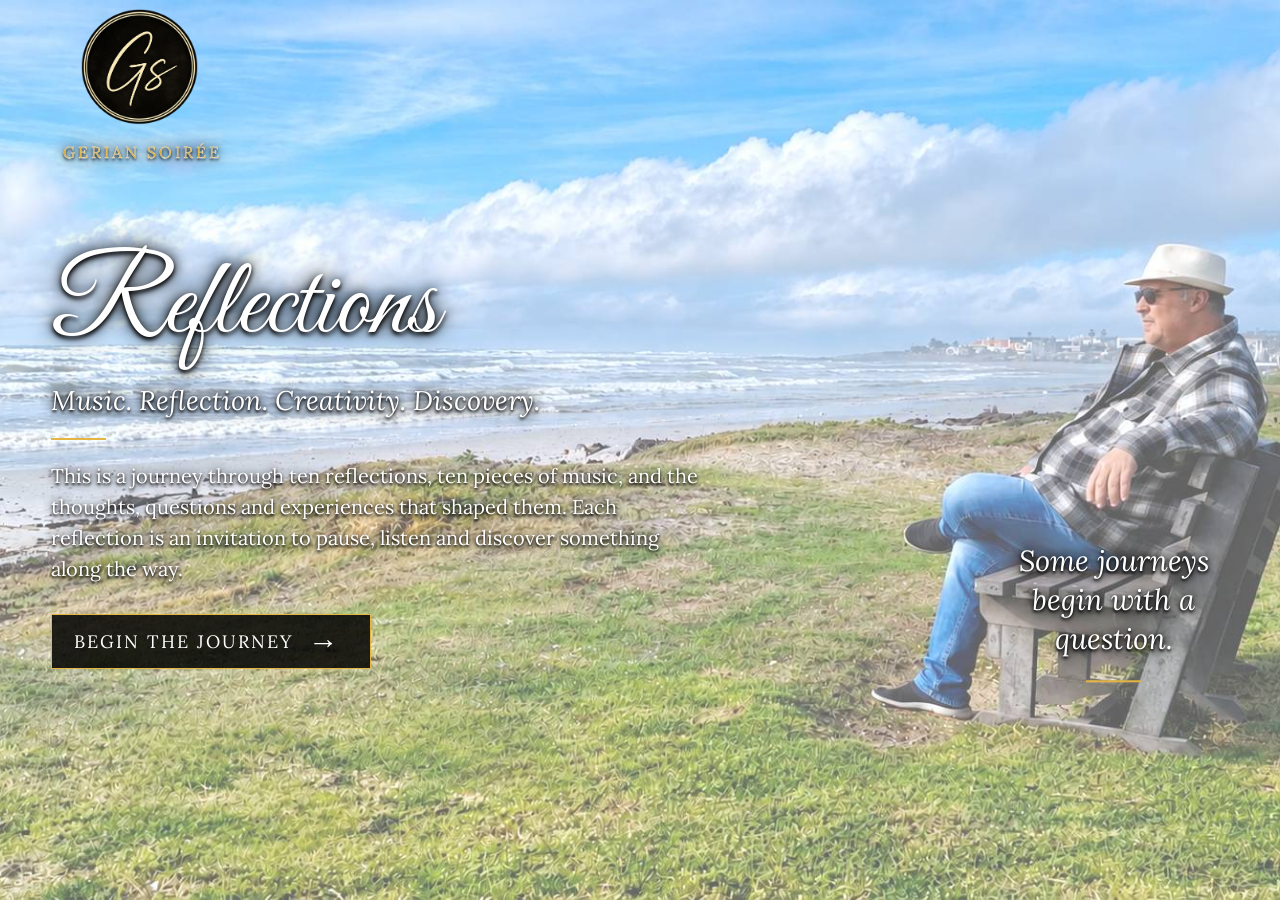
<file: index.html>
<!DOCTYPE html>
<html lang="en">

<head>
    <meta charset="UTF-8">
    <meta name="viewport" content="width=device-width, initial-scale=1.0">

    <title>Gerian Soirée | Reflections</title>

    <link rel="stylesheet" href="css/style.css">

    <style>

        /* =========================================
           GS REFLECTIONS
           LANDING PAGE
        ========================================= */

        .landing-page {
            position: relative;
            min-height: 100vh;
            width: 100%;
            overflow: hidden;

            background-image: url("images/Landing-Hero-Soft.jpg");
            background-size: cover;
            background-position: center center;
            background-repeat: no-repeat;

            color: #ffffff;
        }


        /* ---------- LANDING CONTENT ---------- */

        .landing-content {
            position: relative;
            z-index: 2;

            min-height: 100vh;

            display: flex;
            flex-direction: column;
            justify-content: flex-start;

            padding: 250px 4% 80px;
        }


        /* ---------- GS LOGO ---------- */

        .landing-logo-link {
            position: absolute;
            top: 5px;
            left: 6%;
            z-index: 10;
            display: block;
        }

        .landing-logo {
            display: block;
            width: 125px;
            height: 125px;
            object-fit: contain;
        }


        /* ---------- GERIAN SOIRÉE ---------- */

        .landing-name {
            position: absolute;
            top: 142px;
            left: 4.9%;

            font-family: 'Lora', Georgia, serif;
            font-size: 16px;
            font-weight: 400;
            letter-spacing: 3px;
            text-transform: uppercase;

            color: #dcae3d;

            text-shadow:
                0px 2px 3px rgba(0, 0, 0, 1),
                0px 0px 10px rgba(0, 0, 0, 0.95),
                0px 0px 20px rgba(0, 0, 0, 0.85);

            -webkit-text-stroke: 0.3px #ffffff;
        }


        /* ---------- MAIN TITLE ---------- */

        .landing-title {
            margin: 0;

            font-family: 'Great Vibes', cursive;
            font-size: 110px;
            font-weight: 400;
            font-style: normal;
            line-height: 1.05;

            color: #ffffff;

            text-shadow:
                0px 3px 4px rgba(0, 0, 0, 1),
                0px 0px 12px rgba(0, 0, 0, 0.95),
                0px 0px 25px rgba(0, 0, 0, 0.85);
        }


        /* ---------- SUBTITLE ---------- */

        .landing-subtitle {
            margin: 18px 0 0;

            font-family: 'Lora', Georgia, serif;
            font-size: 27px;
            font-weight: 400;
            font-style: italic;
            line-height: 1.2;

            color: #ffffff;

            text-shadow:
                0px 2px 3px rgba(0, 0, 0, 1),
                0px 0px 8px rgba(0, 0, 0, 1),
                0px 0px 16px rgba(0, 0, 0, 0.95);
        }


        /* ---------- GOLD DIVIDER ---------- */

        .landing-line {
            width: 55px;
            height: 2px;

            margin: 22px 0 20px;

            background: #e5b544;
        }


        /* ---------- INTRODUCTION ---------- */

        .landing-intro {
            max-width: 650px;

            margin: 0 0 30px;

            font-family: 'Lora', Georgia, serif;
            font-size: 20px;
            font-weight: 400;
            line-height: 1.55;

            color: #ffffff;

            text-shadow:
                0px 2px 3px rgba(0, 0, 0, 1),
                0px 0px 10px rgba(0, 0, 0, 1);
        }


        /* ---------- BEGIN THE JOURNEY ---------- */

        .landing-button {
            display: inline-flex;
            align-items: center;
            justify-content: space-between;

            width: 320px;
            max-width: 100%;

            padding: 15px 22px;

            border: 1px solid #e5b544;

            background: rgba(0, 0, 0, 0.85);

            color: #ffffff;

            font-family: 'Lora', Georgia, serif;
            font-size: 18px;
            font-weight: 400;
            letter-spacing: 2px;
            text-transform: uppercase;
            text-decoration: none;

            transition:
                color 0.25s ease,
                background 0.25s ease;
        }

        .landing-button:hover {
            color: #ffffff;
            background: rgba(0, 0, 0, 0.55);
        }

        .landing-button .nav-arrow {
            font-size: 30px;
            line-height: 0;
        }


        /* ---------- CLOSING QUOTE ---------- */

        .landing-quote {
            position: absolute;

            right: 4%;
            top: 68%;

            transform: translateY(-50%);

            z-index: 5;

            width: 18%;

            font-family: 'Lora', Georgia, serif;
            font-size: 29px;
            font-weight: 400;
            font-style: italic;
            line-height: 1.35;
            text-align: center;

            color: #ffffff;

            text-shadow:
                0px 2px 3px rgba(0, 0, 0, 1),
                0px 0px 8px rgba(0, 0, 0, 1),
                0px 0px 16px rgba(0, 0, 0, 0.95);
        }

        .landing-quote::after {
            content: "";

            display: block;

            width: 55px;
            height: 2px;

            margin: 22px auto 0;

            background: #e5b544;
        }


        /* ---------- RESPONSIVE ---------- */

        @media (max-width: 1100px) {

            .landing-content {
                padding-top: 210px;
            }

            .landing-title {
                font-size: 45px;
            }

            .landing-subtitle {
                font-size: 21px;
            }

            .landing-intro {
                font-size: 18px;

                text-shadow:
                    0 2px 3px rgba(0, 0, 0, 1),
                    0 0 10px rgba(0, 0, 0, 0.85);
            }

            .landing-quote {
                font-size: 23px;
            }
        }

    </style>

</head>


<body>

    <main class="landing-page">

        <!-- GS LOGO -->

        <a href="index.html" class="landing-logo-link">
            <img
                src="images/gslogo.png"
                alt="Gerian Soirée GS Logo"
                class="landing-logo"
            >
        </a>


        <!-- MAIN LANDING CONTENT -->

        <section class="landing-content">

            <div class="landing-name">
                GERIAN SOIRÉE
            </div>

            <h1 class="landing-title">
                Reflections
            </h1>

            <p class="landing-subtitle">
                Music. Reflection. Creativity. Discovery.
            </p>

            <div class="landing-line"></div>

            <p class="landing-intro">
                This is a journey through ten reflections, ten pieces of music,
                and the thoughts, questions and experiences that shaped them.
                Each reflection is an invitation to pause, listen and discover
                something along the way.
            </p>

            <a href="reflection-1.html" class="landing-button">
                <span>Begin the Journey</span>
                <span class="nav-arrow">→</span>
            </a>

        </section>


        <!-- CLOSING QUOTE -->

        <div class="landing-quote">
            Some journeys<br>
            begin with a question.
        </div>

    </main>

</body>

</html>
</file>
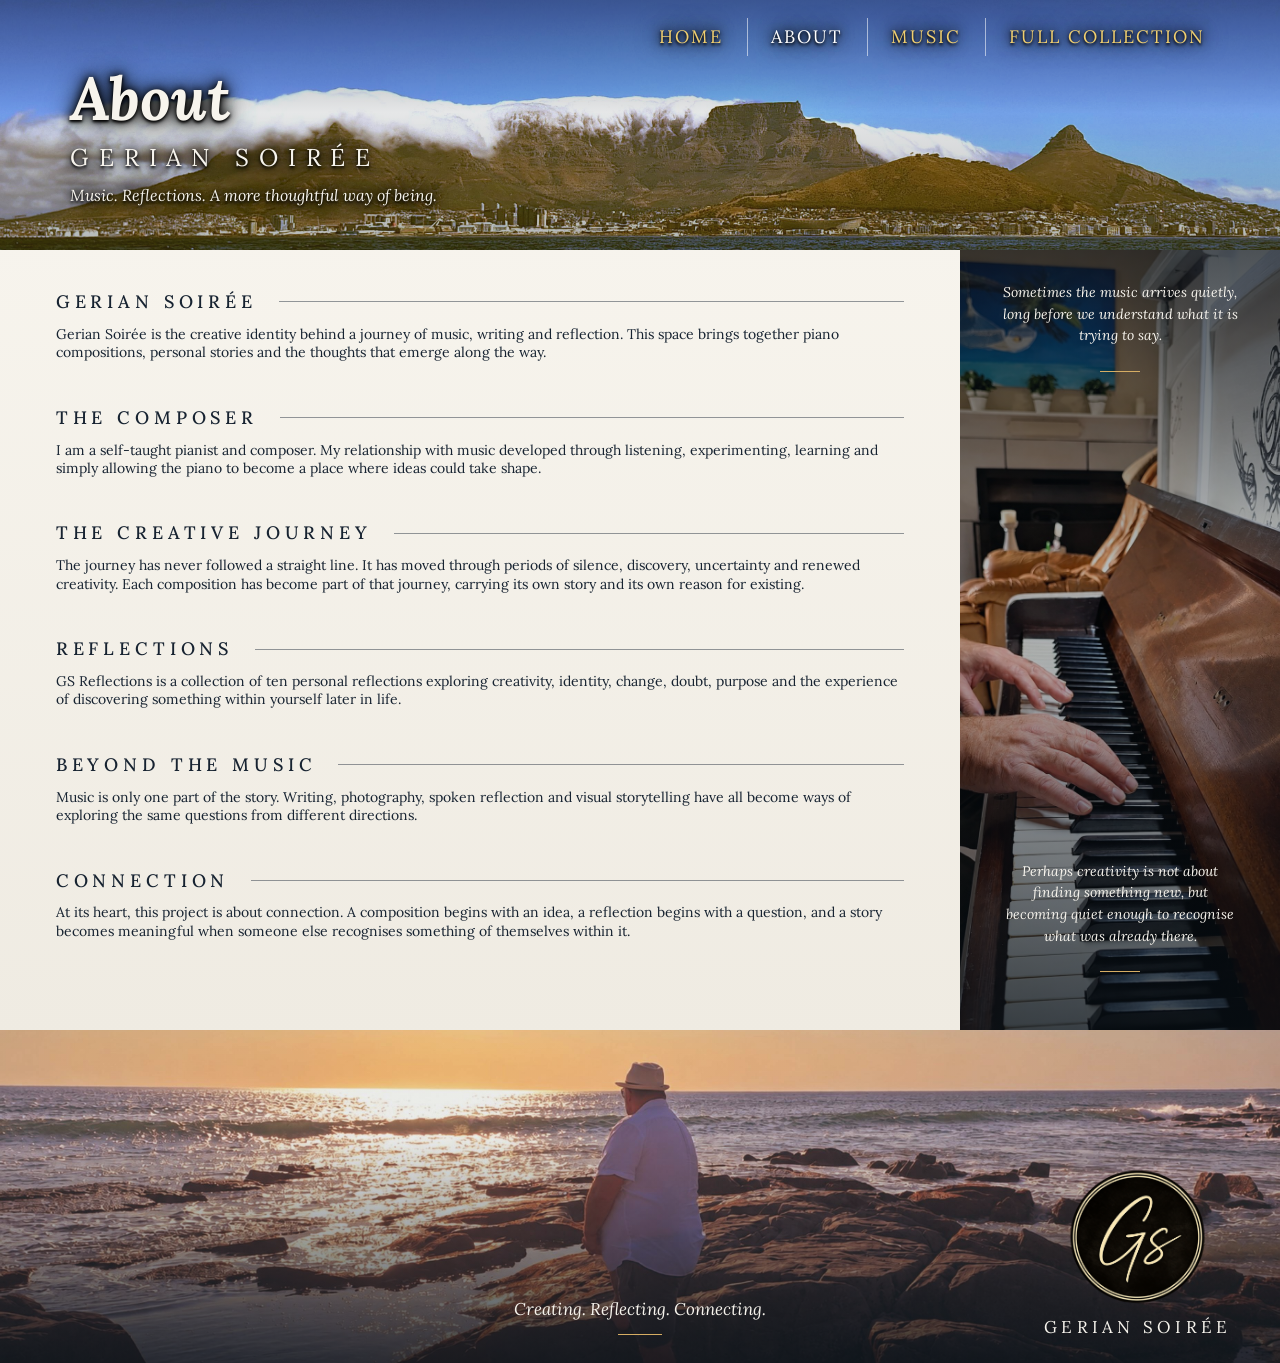
<file: about.html>
<!DOCTYPE html>
<html lang="en">

<head>
    <meta charset="UTF-8">
    <meta name="viewport" content="width=device-width, initial-scale=1.0">
    <meta name="description" content="About Gerian Soirée, composer, pianist and writer.">

    <title>About | Gerian Soirée</title>

    <link rel="stylesheet" href="css/about.css">
</head>

<body class="about-page">

    <!-- =====================================================
         MAIN ABOUT PAGE FRAME
         ===================================================== -->

    <main class="about-page-frame">

        <!-- =================================================
             NAVIGATION
             ================================================= -->

        <nav class="about-nav">

           <div class="about-nav-links">

                <a href="index.html">
                    Home
                </a>

                <a href="about.html" class="active">
                    About
                </a>

                <a href="music/">
                    Music
                </a>

                <a href="fullcollection.html">
                    Full Collection
                </a>

            </div>

        </nav>


        <!-- =================================================
             TOP HERO
             Table Mountain
             ================================================= -->

        <section class="about-hero">

            <img
                src="images/About-table-mountain.jpg"
                alt="Table Mountain"
                class="about-hero-image"
            >

            <div class="about-hero-content">

                <h1 class="about-hero-title">
                    About
                </h1>

                <p class="about-hero-name">
                    Gerian Soirée
                </p>

                <p class="about-hero-tagline">
                    Music. Reflections. A more thoughtful way of being.
                </p>

            </div>

        </section>


        <!-- =================================================
             MIDDLE CONTENT AREA
             Beige scrolling panel + piano image
             ================================================= -->

        <section class="about-middle">


            <!-- =============================================
                 SCROLLING TEXT PANEL
                 ============================================= -->

            <article class="about-content">


                <!-- =========================================
                     SECTION 1
                     ========================================= -->

                <section class="about-section">

                    <h2 class="about-section-heading">
                        Gerian Soirée
                    </h2>

                    <p>
                        Gerian Soirée is the creative identity behind
                        a journey of music, writing and reflection.
                        This space brings together piano compositions,
                        personal stories and the thoughts that emerge
                        along the way.
                    </p>

                </section>


                <!-- =========================================
                     SECTION 2
                     ========================================= -->

                <section class="about-section">

                    <h2 class="about-section-heading">
                        The Composer
                    </h2>

                    <p>
                        I am a self-taught pianist and composer.
                        My relationship with music developed through
                        listening, experimenting, learning and simply
                        allowing the piano to become a place where ideas
                        could take shape.
                    </p>

                </section>


                <!-- =========================================
                     SECTION 3
                     ========================================= -->

                <section class="about-section">

                    <h2 class="about-section-heading">
                        The Creative Journey
                    </h2>

                    <p>
                        The journey has never followed a straight line.
                        It has moved through periods of silence,
                        discovery, uncertainty and renewed creativity.
                        Each composition has become part of that journey,
                        carrying its own story and its own reason for
                        existing.
                    </p>

                </section>


                <!-- =========================================
                     SECTION 4
                     ========================================= -->

                <section class="about-section">

                    <h2 class="about-section-heading">
                        Reflections
                    </h2>

                    <p>
                        GS Reflections is a collection of ten personal
                        reflections exploring creativity, identity,
                        change, doubt, purpose and the experience of
                        discovering something within yourself later
                        in life.
                    </p>

                </section>


                <!-- =========================================
                     SECTION 5
                     ========================================= -->

                <section class="about-section">

                    <h2 class="about-section-heading">
                        Beyond the Music
                    </h2>

                    <p>
                        Music is only one part of the story. Writing,
                        photography, spoken reflection and visual
                        storytelling have all become ways of exploring
                        the same questions from different directions.
                    </p>

                </section>


                <!-- =========================================
                     SECTION 6
                     ========================================= -->

                <section class="about-section">

                    <h2 class="about-section-heading">
                        Connection
                    </h2>

                    <p>
                        At its heart, this project is about connection.
                        A composition begins with an idea, a reflection
                        begins with a question, and a story becomes
                        meaningful when someone else recognises something
                        of themselves within it.
                    </p>

                </section>

            </article>


            <!-- =============================================
                 RIGHT-HAND PIANO PANEL
                 ============================================= -->

            <aside class="about-aside">

                <img
                    src="images/About-piano.jpg"
                    alt="Hands playing piano keys"
                    class="about-aside-image"
                >

                <div class="about-aside-content">

                    <blockquote class="about-quote">
                        Sometimes the music arrives quietly,
                        long before we understand what it is
                        trying to say.
                    </blockquote>


                    <blockquote class="about-quote">
                        Perhaps creativity is not about finding
                        something new, but becoming quiet enough
                        to recognise what was already there.
                    </blockquote>

                </div>

            </aside>

        </section>


        <!-- =================================================
             BOTTOM CLOSING IMAGE
             ================================================= -->

        <section class="about-closing">

            <img
                src="images/About-rocks.jpg"
                alt="Gerian Soirée standing beside the rocks"
                class="about-closing-image"
            >

            <div class="about-closing-content">

                <p class="about-closing-line">
                    Creating. Reflecting. Connecting.
                </p>

            </div>

            <div class="about-footer-brand">

                <div class="about-footer-logo">
                    <img
                        src="images/gslogo.png"
                        alt="Gerian Soirée GS logo"
                    >
                </div>

                <span class="about-footer-brand-name">
                    Gerian Soirée
                </span>
            

            </div>

        </section>

    </main>

</body>

</html>
</file>
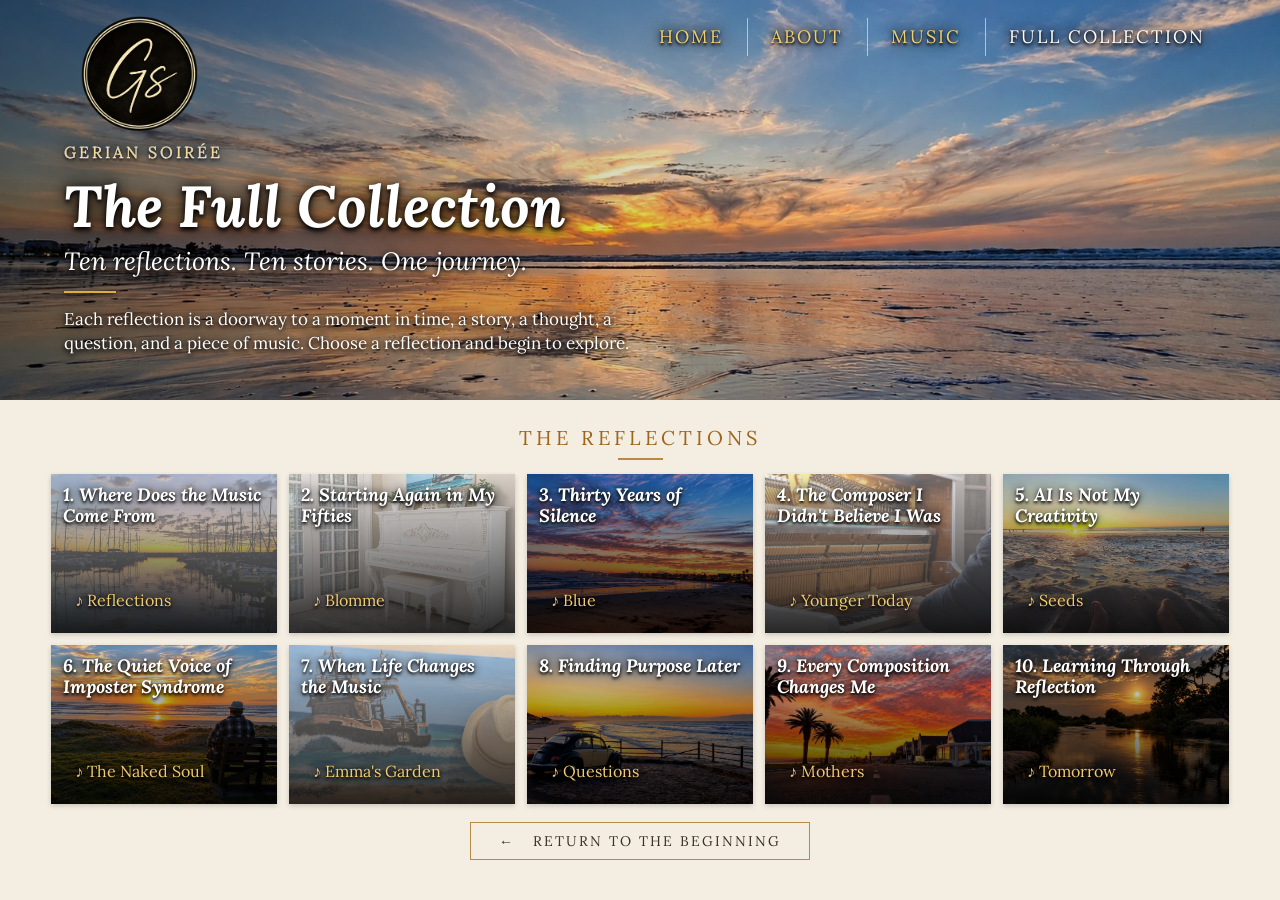
<file: fullcollection.html>
<!DOCTYPE html>
<html lang="en">

<head>

    <meta charset="UTF-8">

    <meta name="viewport" content="width=device-width, initial-scale=1.0">

    <title>The Full Collection | GS Reflections</title>

    <!-- Main stylesheet -->
    <link rel="stylesheet" href="css/style.css">

    <!-- Full Collection stylesheet -->
    <link rel="stylesheet" href="css/collection.css">

</head>


<body>

    <!-- =========================================
         FULL COLLECTION HERO
    ========================================== -->

    <header class="collection-hero">

        <img
            src="images/Hero-Image17.jpg"
            alt="Gerian Soirée Full Collection"
            class="collection-hero-image"
        >


        <!-- GS LOGO -->
        <a href="index.html" class="collection-logo-link">

            <img
                src="images/gslogo.png"
                alt="Gerian Soirée"
                class="collection-logo"
            >

        </a>


        <!-- ARTIST NAME -->
        <div class="collection-artist-name">
            GERIAN SOIRÉE
        </div>


        <!-- NAVIGATION -->
        <nav class="collection-navigation">

            <a href="index.html">HOME</a>

            <a href="about/index.html">ABOUT</a>

            <a href="music/index.html">MUSIC</a>

            <a href="fullcollection.html" class="active">
                FULL COLLECTION
            </a>

        </nav>


        <!-- HERO CONTENT -->
        <div class="collection-hero-content">

            <h1>
                The Full Collection
            </h1>

            <p class="collection-subheading">
                Ten reflections. Ten stories. One journey.
            </p>

            <div class="collection-divider"></div>

            <p class="collection-intro">
                Each reflection is a doorway to a moment in time,
                a story, a thought, a question, and a piece of music.
                Choose a reflection and begin to explore.
            </p>

        </div>

    </header>


    <!-- =========================================
         REFLECTION COLLECTION
    ========================================== -->

    <main class="collection-content">

        <div class="collection-heading">

            <h2>
                THE REFLECTIONS
            </h2>

            <div class="collection-heading-line"></div>

        </div>


        <!-- =====================================
             REFLECTION GRID
        ====================================== -->

        <section class="reflection-grid">


            <!-- REFLECTION 1 -->
            <a
                href="reflection-1.html"
                class="reflection-card"
            >

                <img
                    src="images/Reflection1-Hero.jpg"
                    alt="Reflection 1: Where Does the Music Come From?"
                >

              <div class="reflection-card-overlay">

                    <h3>
                        1. Where Does the Music Come   From
                    </h3>

                    <div class="reflection-card-music">
                        ♪ Reflections
                    </div>

                </div>

            </a>


            <!-- REFLECTION 2 -->
            <a
                href="reflection-2.html"
                class="reflection-card"
            >

                <img
                    src="images/Reflection2-Hero.jpg"
                    alt="Reflection 2: Starting Again in My Fifties"
                >

                <div class="reflection-card-overlay">

                    <h3>
                        2. Starting Again in My Fifties
                    </h3>

                    <div class="reflection-card-music">
                        ♪ Blomme
                    </div>

                </div>

            </a>


            <!-- REFLECTION 3 -->
            <a
                href="reflection-3.html"
                class="reflection-card"
            >

                <img
                    src="images/Reflection3-Hero.jpg"
                    alt="Reflection 3: 30 Years of Silence"
                >

                <div class="reflection-card-overlay">

                    <h3>
                        3. Thirty Years of Silence
                    </h3>
                    
                    <div class="reflection-card-music">
                        ♪ Blue
                    </div>

                </div>

            </a>


            <!-- REFLECTION 4 -->
            <a
                href="reflection-4.html"
                class="reflection-card"
            >

                <img
                    src="images/Reflection4-Hero.jpg"
                    alt="Reflection 4: The Composer I Didn't Believe I Was"
                >

                <div class="reflection-card-overlay">

                    <h3>
                        4. The Composer I Didn't Believe I Was
                    </h3>
                    
                    <div class="reflection-card-music">
                        ♪ Younger Today
                    </div>

                </div>

            </a>


            <!-- REFLECTION 5 -->
            <a
                href="reflection-5.html"
                class="reflection-card"
            >

                <img
                    src="images/Reflection5-Hero.jpg"
                    alt="Reflection 5: AI Is Not My Creativity"
                >

                <div class="reflection-card-overlay">

                    <h3>
                        5. AI Is Not My Creativity
                    </h3>
                    
                    <div class="reflection-card-music">
                        ♪ Seeds
                    </div>

                </div>

            </a>


            <!-- REFLECTION 6 -->
            <a
                href="reflection-6.html"
                class="reflection-card"
            >

                <img
                    src="images/Reflection6-Hero.jpg"
                    alt="Reflection 6: The Quiet Voice of Imposter Syndrome"
                >

                <div class="reflection-card-overlay">

                    <h3>
                        6. The Quiet Voice of Imposter Syndrome
                    </h3>
                    
                    <div class="reflection-card-music">
                        ♪ The Naked Soul
                    </div>

                </div>

            </a>


            <!-- REFLECTION 7 -->
            <a
                href="reflection-7.html"
                class="reflection-card"
            >

                <img
                    src="images/Reflection7-Hero.jpg"
                    alt="Reflection 7: When Life Changes the Music"
                >

                <div class="reflection-card-overlay">

                    <h3>
                        7. When Life Changes the Music
                    </h3>
                    
                    <div class="reflection-card-music">
                        ♪ Emma's Garden
                    </div>

                </div>

            </a>


            <!-- REFLECTION 8 -->
            <a
                href="reflection-8.html"
                class="reflection-card"
            >

                <img
                    src="images/Reflection8-Hero.jpg"
                    alt="Reflection 8: Finding Purpose Later"
                >

                <div class="reflection-card-overlay">

                    <h3>
                        8. Finding Purpose Later
                    </h3>
                    
                    <div class="reflection-card-music">
                        ♪ Questions
                    </div>

                </div>

            </a>


            <!-- REFLECTION 9 -->
            <a
                href="reflection-9.html"
                class="reflection-card"
            >

                <img
                    src="images/Reflection9-Hero.jpg"
                    alt="Reflection 9: Every Composition Changes Me"
                >

                <div class="reflection-card-overlay">

                    <h3>
                        9. Every Composition Changes Me
                    </h3>
                    
                    <div class="reflection-card-music">
                        ♪ Mothers
                    </div>

                </div>

            </a>


            <!-- REFLECTION 10 -->
            <a
                href="reflection-10.html"
                class="reflection-card"
            >

                <img
                    src="images/Reflection10-Hero.jpg"
                    alt="Reflection 10: Learning Through Reflection"
                >

                <div class="reflection-card-overlay">

                    <h3>
                        10. Learning Through Reflection
                    </h3>
                    
                    <div class="reflection-card-music">
                        ♪ Tomorrow
                    </div>

                </div>

            </a>


        </section>


        <!-- RETURN TO BEGINNING -->

        <div class="collection-return">

            <a href="index.html">
                ← &nbsp; RETURN TO THE BEGINNING
            </a>

        </div>

    </main>


    <script src="js/script.js"></script>

</body>

</html>
</file>
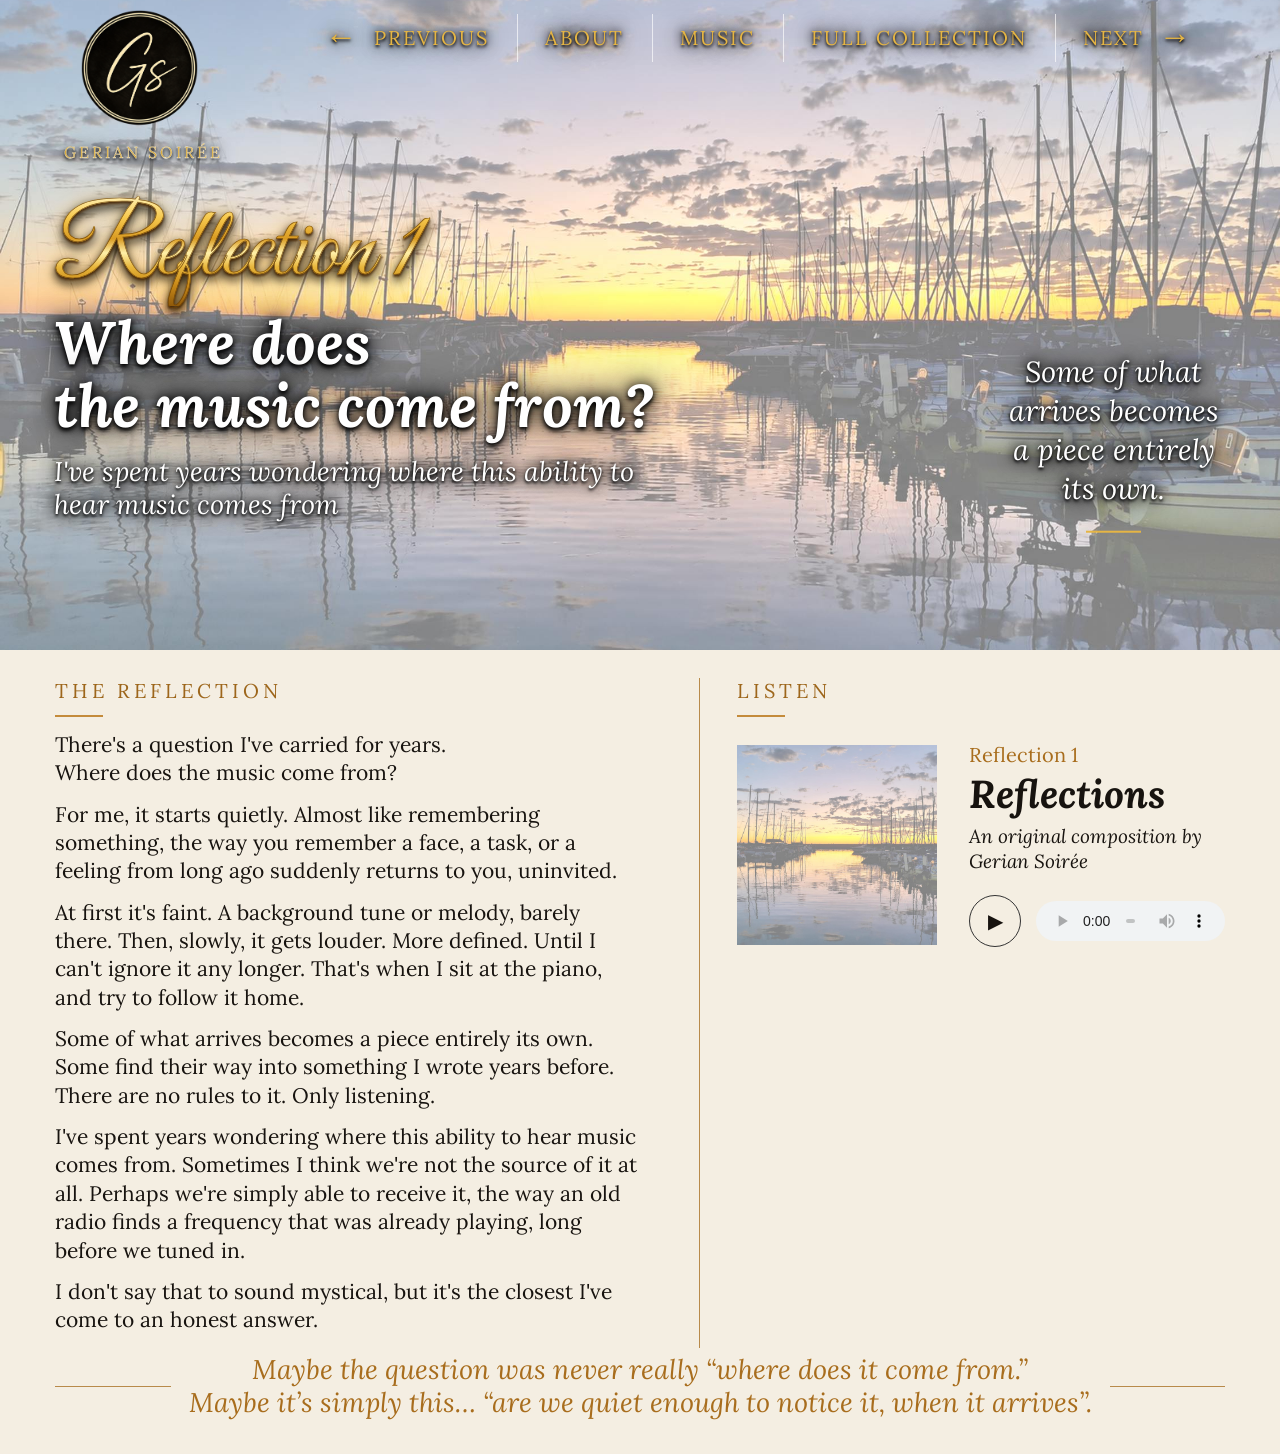
<file: reflection-1.html>
<!DOCTYPE html>
<html lang="en">

<head>
    <meta charset="UTF-8">
    <meta name="viewport" content="width=device-width, initial-scale=1.0">

    <title>Reflection 1 | Where Does the Music Come From? | Gerian Soirée</title>

    <link rel="stylesheet" href="css/style.css">
</head>

<body>

    <!-- ==============================
         HERO SECTION
    =============================== -->

    <header class="reflection-hero">

        <!-- GS LOGO -->
        <a href="index.html" class="gs-logo-link">
            <img src="images/gslogo.png" alt="Gerian Soirée GS Logo" class="gs-logo">
        </a>

        <!-- GERIAN SOIRÉE -->
        <div class="gerian-soiree-name">
            GERIAN SOIRÉE
        </div>

        <!-- NAVIGATION -->
        <nav class="reflection-navigation">

            <a href="index.html" class="nav-previous">
                <span class="nav-arrow">←</span> PREVIOUS
            </a>

            <a href="about.html">ABOUT</a>

            <a href="music/">MUSIC</a>

            <a href="fullcollection.html">
                FULL COLLECTION
            </a>

            <a href="reflection-2.html" class="nav-next">
                NEXT <span class="nav-arrow">→</span>
            </a>

        </nav>

        <!-- HERO IMAGE -->
        <img
            src="images/Reflection1-Hero.jpg"
            alt="Reflection 1 Hero Image"
            class="reflection-hero-image"
        >

        <!-- HERO TEXT -->
        <div class="reflection-hero-content">

            <div class="reflection-number">
                Reflection 1
            </div>

            <h1>
                Where does<br>
                the music come from?
            </h1>

            <p class="reflection-subheading">
                I've spent years wondering where this ability to hear music comes from
            </p>

        </div>

        <!-- HERO QUOTE -->
        <div class="hero-quote">
            Some of what<br>
            arrives becomes<br>
            a piece entirely<br>
            its own.
        </div>

    </header>


    <!-- ==============================
         MAIN CONTENT SECTION
    =============================== -->

    <main class="reflection-content">

        <!-- THE REFLECTION -->
        <section class="reflection-story">

            <h2>
                THE REFLECTION
            </h2>

            <div class="section-line"></div>

            <div class="reflection-body">

                <p>
                    There's a question I've carried for years.
                    <br>
                    Where does the music come from?
                </p>

                <p>
                    For me, it starts quietly. Almost like remembering something, the way you
                    remember a face, a task, or a feeling from long ago suddenly returns to you,
                    uninvited.
                </p>

                <p>
                    At first it's faint. A background tune or melody, barely there. Then, slowly,
                    it gets louder. More defined. Until I can't ignore it any longer. That's when I
                    sit at the piano, and try to follow it home.
                </p>

                <p>
                    Some of what arrives becomes a piece entirely its own. Some find their way into
                    something I wrote years before. There are no rules to it. Only listening.
                </p>

                <p>
                    I've spent years wondering where this ability to hear music comes from.
                    Sometimes I think we're not the source of it at all. Perhaps we're simply able
                    to receive it, the way an old radio finds a frequency that was already playing,
                    long before we tuned in.
                </p>

                <p>
                    I don't say that to sound mystical, but it's the closest I've come to an honest
                    answer.
                </p>

            </div>

        </section>


        <!-- ==============================
             LISTEN SECTION
        =============================== -->

        <section class="reflection-listen">

            <h2>
                LISTEN
            </h2>

            <div class="section-line"></div>

            <div class="music-panel">

                <!-- MUSIC ARTWORK -->
                <div class="music-artwork">
                    <img
                        src="images/Reflection1-Hero.jpg"
                        alt="Reflections composition artwork"
                    >
                </div>

                <!-- MUSIC INFORMATION -->
                <div class="music-information">

                    <div class="music-reflection-number">
                        Reflection 1
                    </div>

                    <h3>
                        Reflections
                    </h3>

                    <p class="music-description">
                        An original composition by Gerian Soirée
                    </p>

                    <!-- AUDIO PLAYER -->
                    <div class="music-player">

                        <button
                            type="button"
                            class="play-button"
                            aria-label="Play Reflections"
                        >
                            ▶
                        </button>

                        <audio
                            class="audio-player"
                            controls
                            preload="none"
                        >
                            <!-- Audio source will be added later -->
                        </audio>

                    </div>

                </div>

            </div>

        </section>


        <!-- ==============================
             BOTTOM REFLECTION / TAGLINE
        =============================== -->

        <section class="bottom-reflection">

            <div class="bottom-line"></div>

            <p>
                Maybe the question was never really “where does it come from.”
                <br>
                Maybe it’s simply this… “are we quiet enough to notice it, when it arrives”.
            </p>

            <div class="bottom-line"></div>

        </section>

    </main>


    <!-- ==============================
         JAVASCRIPT
    =============================== -->

    <script src="js/script.js"></script>

</body>

</html>
</file>
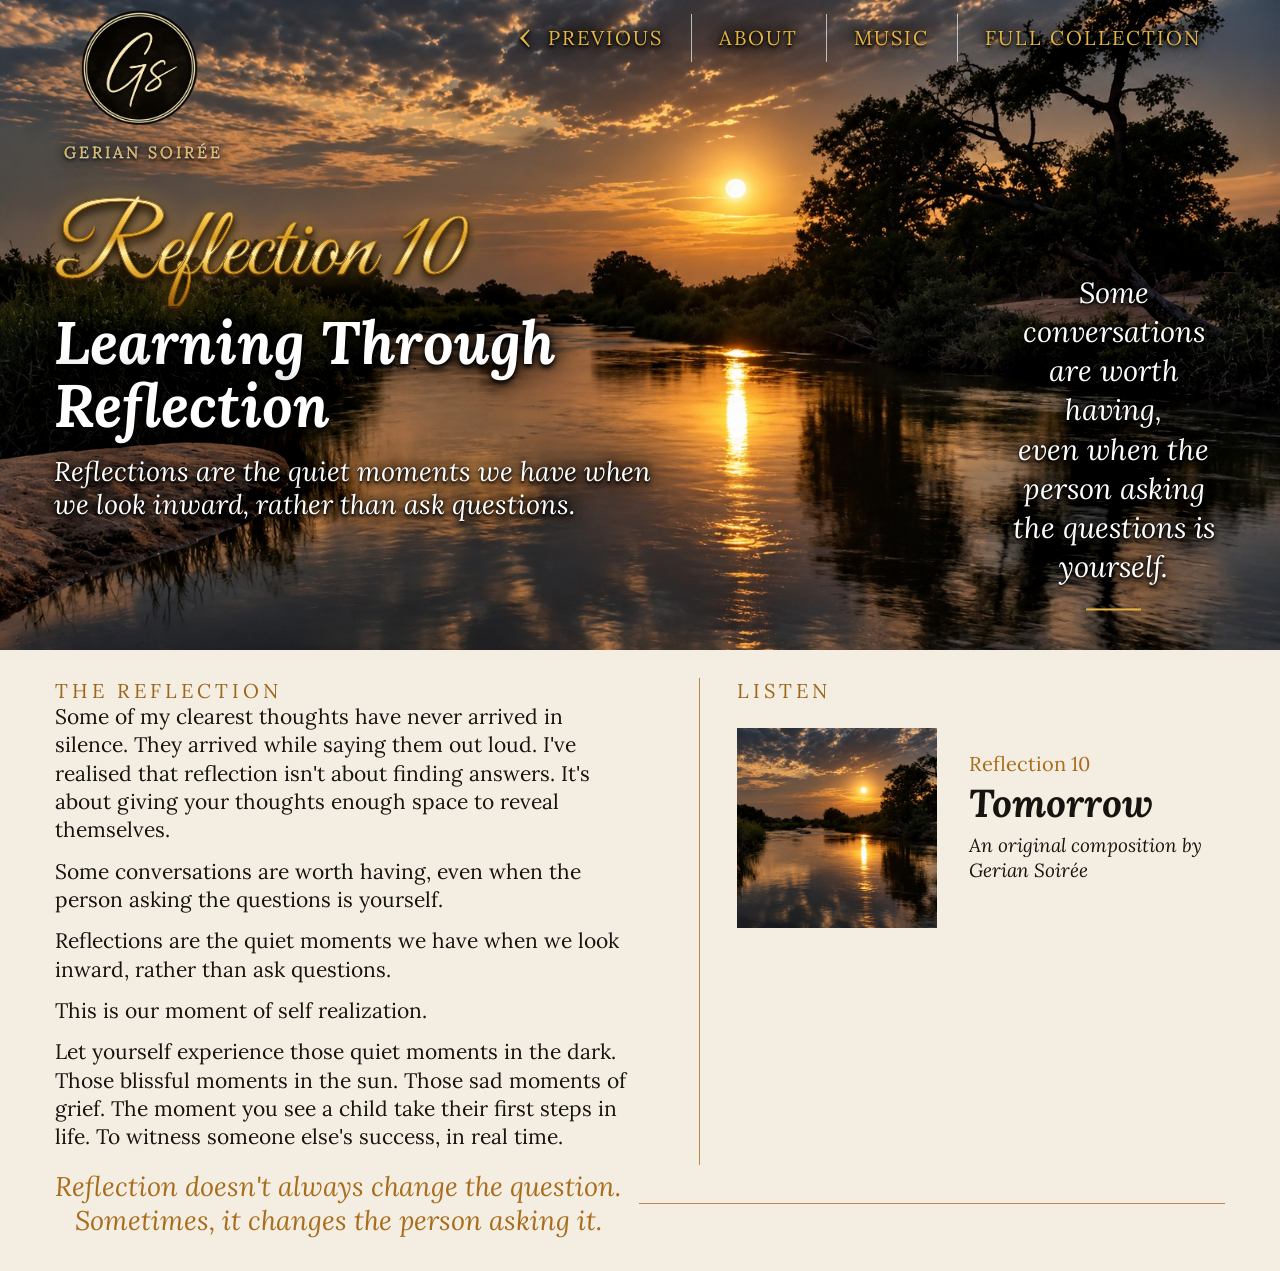
<file: reflection-10.html>
<!DOCTYPE html>
<html lang="en">
<head>
    <meta charset="UTF-8">
    <meta name="viewport" content="width=device-width, initial-scale=1.0">

    <title>Reflection 10 | Learning Through Reflection | Gerian Soirée</title>

    <link rel="stylesheet" href="css/style.css">
</head>

<body>

<header class="reflection-hero">

    <!-- HERO IMAGE -->
    <img
        src="images/Reflection10-Hero.jpg"
        alt="Gerian Soirée Reflection 10"
        class="reflection-hero-image"
    >

    <!-- GS LOGO -->
    <a href="index.html" class="gs-logo-link">
        <img
            src="images/gslogo.png"
            alt="Gerian Soirée"
            class="gs-logo"
        >
    </a>

    <!-- ARTIST NAME -->
    <div class="gerian-soiree-name">
        GERIAN SOIRÉE
    </div>

    <!-- NAVIGATION -->
    <nav class="reflection-navigation">

        <a href="reflection-9.html" class="nav-previous">
            <span class="nav-arrow">‹</span>
            PREVIOUS
        </a>

        <a href="about.html">ABOUT</a>
   
        <a href="music/index.html">
            MUSIC
        </a>

        <a href="fullcollection.html">
            FULL COLLECTION
        </a>

    </nav>


    <!-- HERO CONTENT -->
    <div class="reflection-hero-content">

        <div class="reflection-number">
            Reflection 10
        </div>

        <h1>
            Learning Through<br>
            Reflection
        </h1>

        <p class="reflection-subheading">
            Reflections are the quiet moments we have when we look inward, rather than ask questions.
        </p>

    </div>


    <!-- HERO QUOTE -->
    <div class="hero-quote">
        Some conversations are worth having,<br>
        even when the person asking<br>
        the questions is yourself.
    </div>

</header>


<!-- MAIN REFLECTION CONTENT -->
<main class="reflection-content">


    <!-- REFLECTION STORY -->
    <section class="reflection-story">

        <h2>
            THE REFLECTION
        </h2>

        <div class="reflection-body">

            <p>
                Some of my clearest thoughts have never arrived in silence. They arrived while saying them out loud. I've realised that reflection isn't about finding answers. It's about giving your thoughts enough space to reveal themselves.
            </p>

            <p>
                Some conversations are worth having, even when the person asking the questions is yourself.
            </p>

            <p>
                Reflections are the quiet moments we have when we look inward, rather than ask questions.
            </p>

            <p>
                This is our moment of self realization.
            </p>

            <p>
                Let yourself experience those quiet moments in the dark. Those blissful moments in the sun. Those sad moments of grief. The moment you see a child take their first steps in life. To witness someone else's success, in real time.
            </p>

        </div>

    </section>


    <!-- LISTEN -->
    <section class="reflection-listen">

        <h2>
            LISTEN
        </h2>

        <div class="music-panel">

            <!-- MUSIC ARTWORK -->
            <div class="music-artwork">
                <img
                    src="images/Reflection10-Hero.jpg"
                    alt="Tomorrow"
                >
            </div>

            <!-- MUSIC INFORMATION -->
            <div class="music-information">

                <div class="music-reflection-number">
                    Reflection 10
                </div>

                <h3>
                    Tomorrow
                </h3>

                <p class="music-description">
                    An original composition by Gerian Soirée
                </p>

                <!-- AUDIO PLAYER TO BE ADDED LATER -->

            </div>

        </div>

    </section>


    <!-- BOTTOM REFLECTION -->
    <section class="bottom-reflection">

        <p>
            Reflection doesn't always change the question.<br>
            Sometimes, it changes the person asking it.
        </p>

        <div class="bottom-line"></div>

    </section>

</main>


<script src="js/script.js"></script>

</body>
</html>
</file>
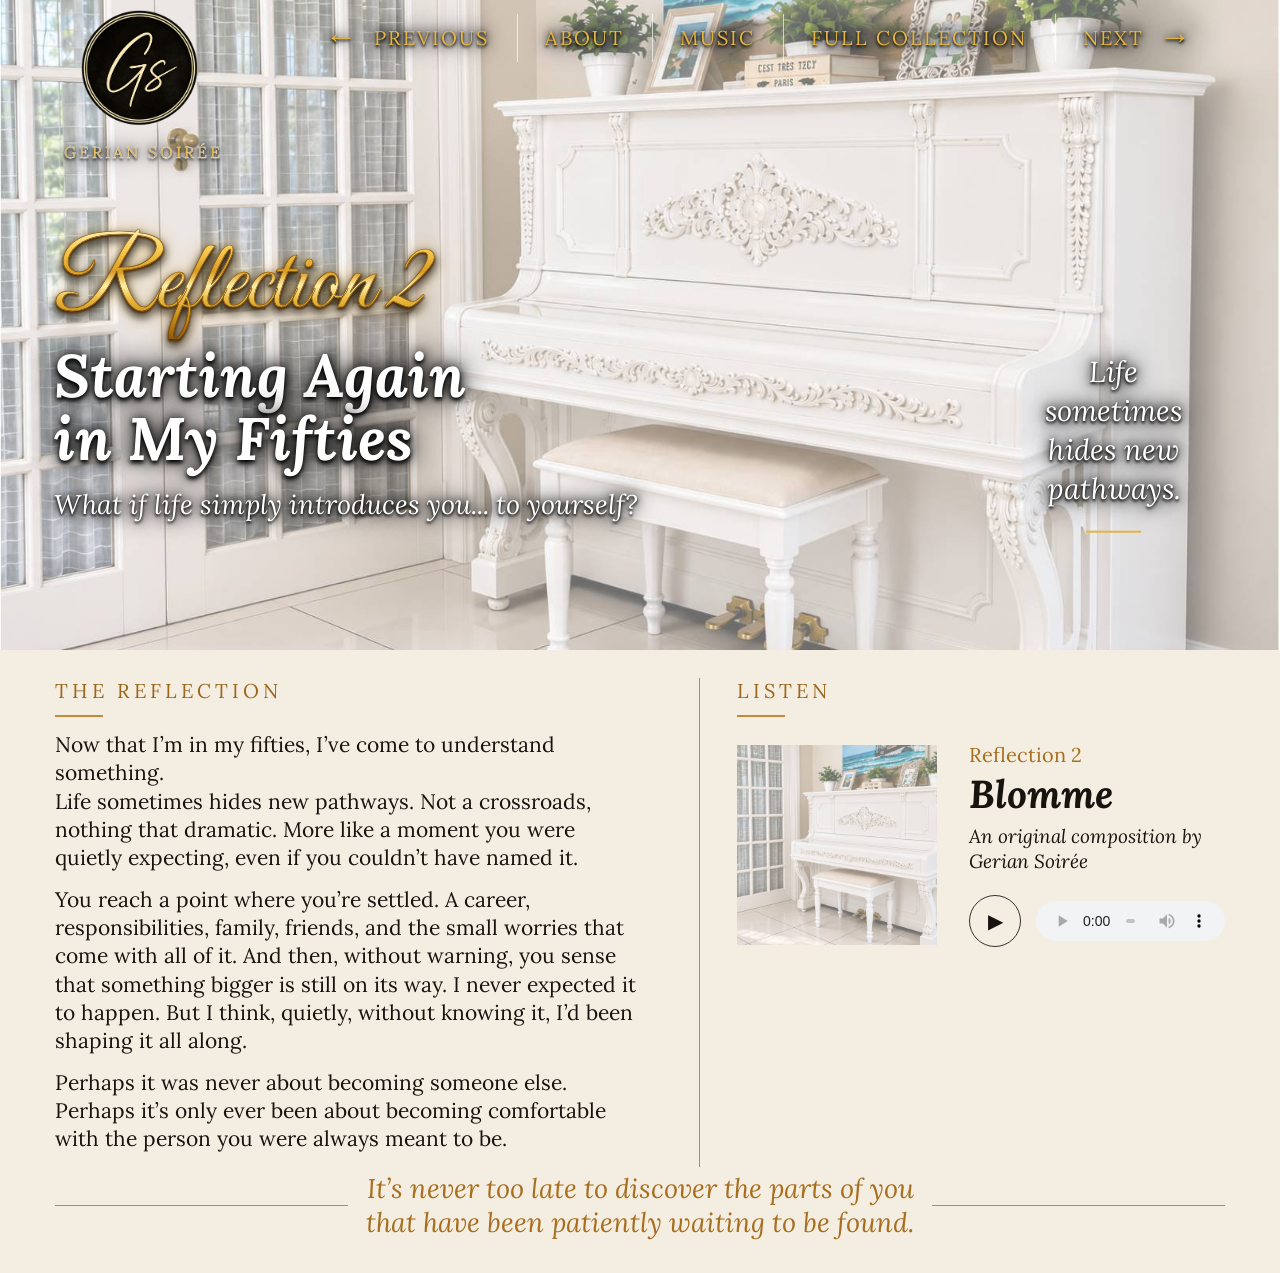
<file: reflection-2.html>
<!DOCTYPE html>
<html lang="en">

<head>
    <meta charset="UTF-8">
    <meta name="viewport" content="width=device-width, initial-scale=1.0">

    <title>Reflection 2 | Starting Again in My Fifties | Gerian Soirée</title>

    <link rel="stylesheet" href="css/style.css">
</head>

<body>

    <!-- ==============================
         HERO SECTION
    =============================== -->

    <header class="reflection-hero">

        <!-- GS LOGO -->
        <a href="index.html" class="gs-logo-link">
            <img src="images/gslogo.png" alt="Gerian Soirée GS Logo" class="gs-logo">
        </a>

        <!-- GERIAN SOIRÉE -->
        <div class="gerian-soiree-name">
            GERIAN SOIRÉE
        </div>

        <!-- NAVIGATION -->
        <nav class="reflection-navigation">

            <a href="reflection-1.html" class="nav-previous">
                <span class="nav-arrow">←</span> PREVIOUS
            </a>

            <a href="about.html">ABOUT</a>

            <a href="music/">MUSIC</a>

             <a href="fullcollection.html">
                FULL COLLECTION
            </a>

            <a href="reflection-3.html" class="nav-next">
                NEXT <span class="nav-arrow">→</span>
            </a>

        </nav>

        <!-- HERO IMAGE -->
        <img
            src="images/Reflection2-Hero.jpg"
            alt="Reflection 2 Hero Image"
            class="reflection-hero-image"
        >

        <!-- HERO TEXT -->
        <div class="reflection-hero-content">

            <div class="reflection-number">
                Reflection 2
            </div>

            <h1>
                Starting Again<br>
                in My Fifties
            </h1>

            <p class="reflection-subheading">
                What if life simply introduces you... to yourself?
            </p>

        </div>

        <!-- HERO QUOTE -->
        <div class="hero-quote">
            Life<br>
            sometimes<br>
            hides new<br>
            pathways.
        </div>

    </header>


    <!-- ==============================
         MAIN CONTENT SECTION
    =============================== -->

    <main class="reflection-content">

        <!-- THE REFLECTION -->
        <section class="reflection-story">

            <h2>
                THE REFLECTION
            </h2>

            <div class="section-line"></div>

            <div class="reflection-body">

                <p>
                    Now that I’m in my fifties, I’ve come to understand something.
                    <br>
                    Life sometimes hides new pathways. Not a crossroads, nothing that dramatic.
                    More like a moment you were quietly expecting, even if you couldn’t have named it.
                </p>

                <p>
                    You reach a point where you’re settled. A career, responsibilities, family, friends,
                    and the small worries that come with all of it. And then, without warning,
                    you sense that something bigger is still on its way. I never expected it to happen.
                    But I think, quietly, without knowing it, I’d been shaping it all along.
                </p>

                <p>
                    Perhaps it was never about becoming someone else. Perhaps it’s only ever been
                    about becoming comfortable with the person you were always meant to be.
                </p>

            </div>

        </section>


        <!-- ==============================
             LISTEN SECTION
        =============================== -->

        <section class="reflection-listen">

            <h2>
                LISTEN
            </h2>

            <div class="section-line"></div>

            <div class="music-panel">

                <!-- MUSIC ARTWORK -->
                <div class="music-artwork">
                    <img
                        src="images/Reflection2-Hero.jpg"
                        alt="Blomme composition artwork"
                    >
                </div>

                <!-- MUSIC INFORMATION -->
                <div class="music-information">

                    <div class="music-reflection-number">
                        Reflection 2
                    </div>

                    <h3>
                        Blomme
                    </h3>

                    <p class="music-description">
                        An original composition by Gerian Soirée
                    </p>

                    <!-- AUDIO PLAYER -->
                    <div class="music-player">

                        <button
                            type="button"
                            class="play-button"
                            aria-label="Play Blomme"
                        >
                            ▶
                        </button>

                        <audio
                            class="audio-player"
                            controls
                            preload="none"
                        >
                            <!-- Audio source will be added later -->
                        </audio>

                    </div>

                </div>

            </div>

        </section>


        <!-- ==============================
             BOTTOM REFLECTION / TAGLINE
        =============================== -->

        <section class="bottom-reflection">

            <div class="bottom-line"></div>

            <p>
                It’s never too late to discover the parts of you
                <br>
                that have been patiently waiting to be found.
            </p>

            <div class="bottom-line"></div>

        </section>

    </main>


    <!-- ==============================
         JAVASCRIPT
    =============================== -->

    <script src="js/script.js"></script>

</body>

</html>
</file>
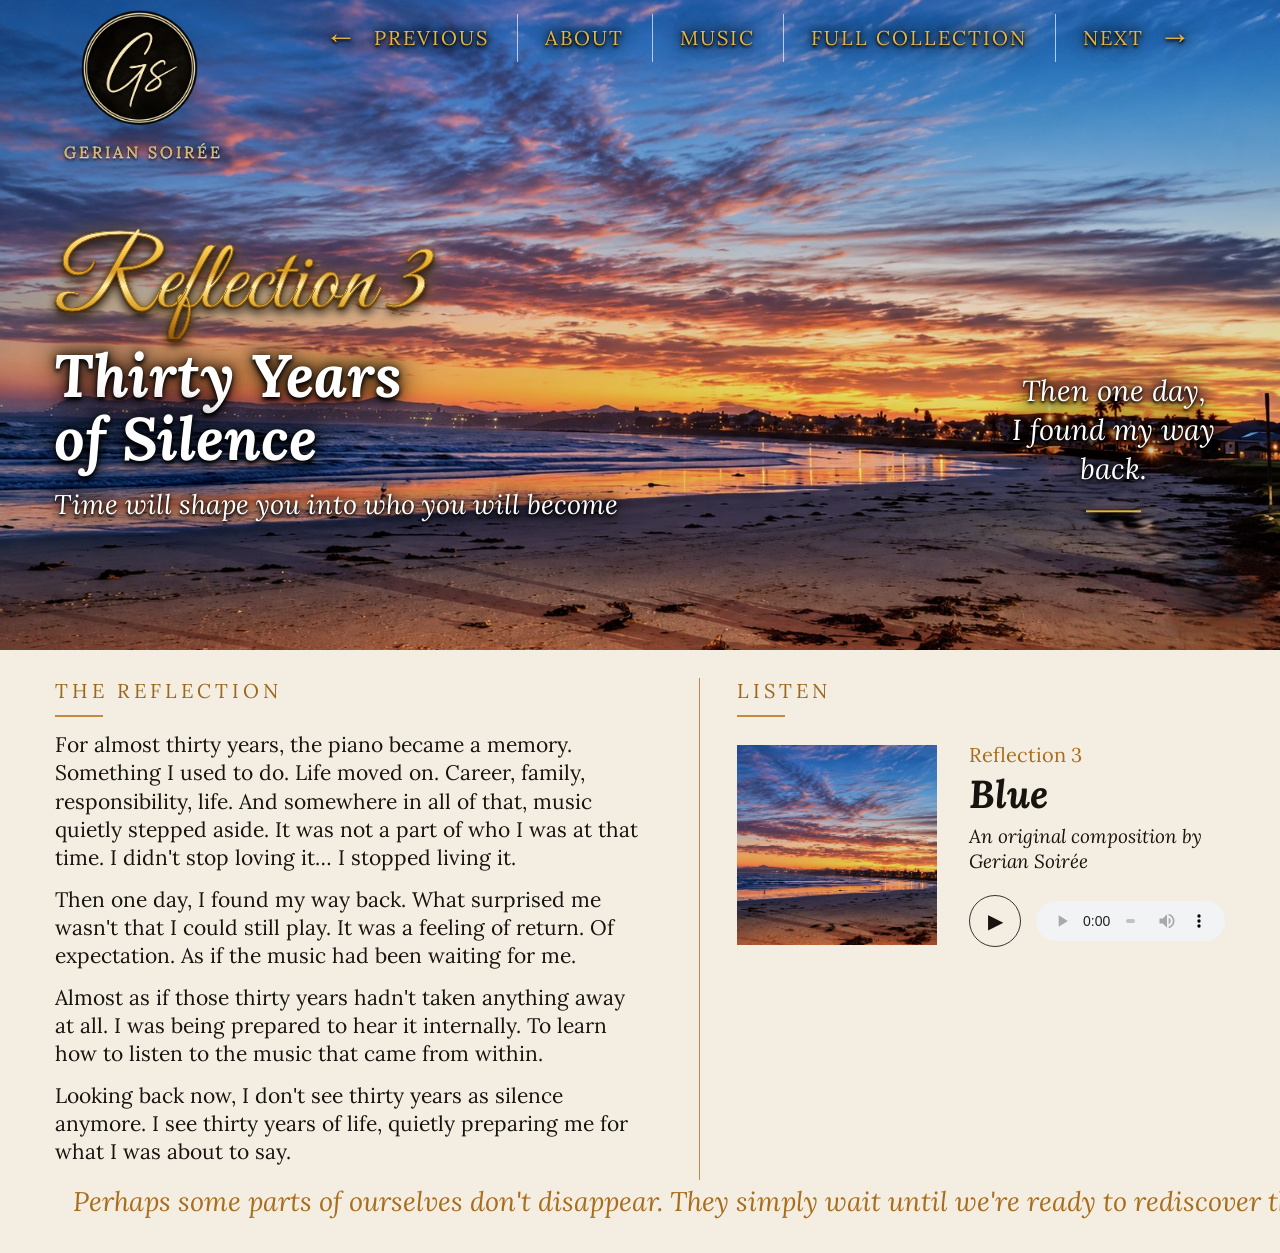
<file: reflection-3.html>
<!DOCTYPE html>
<html lang="en">

<head>
    <meta charset="UTF-8">
    <meta name="viewport" content="width=device-width, initial-scale=1.0">

    <title>Reflection 3 | Thirty Years of Silence | Gerian Soirée</title>

    <link rel="stylesheet" href="css/style.css">

<style>
    .reflection-hero {
        box-shadow: inset 0 -2px 0 #b88a4a;
    }
</style>

</head>

<body>

    <!-- ==============================
         HERO SECTION
    =============================== -->

    <header class="reflection-hero">

        <!-- GS LOGO -->

        <a href="index.html" class="gs-logo-link">
            <img
                src="images/gslogo.png"
                alt="Gerian Soirée GS Logo"
                class="gs-logo"
            >
        </a>


        <!-- GERIAN SOIRÉE -->

        <div class="gerian-soiree-name">
            GERIAN SOIRÉE
        </div>


        <!-- NAVIGATION -->

        <nav class="reflection-navigation">

            <a href="reflection-2.html" class="nav-previous">
                <span class="nav-arrow">←</span> PREVIOUS
            </a>

            <a href="about.html">ABOUT</a>

            <a href="music/">MUSIC</a>

            <a href="fullcollection.html">
                FULL COLLECTION
            </a>

            <a href="reflection-4.html" class="nav-next">
                NEXT <span class="nav-arrow">→</span>
            </a>

        </nav>


        <!-- HERO IMAGE -->

        <img
            src="images/Reflection3-Hero.jpg"
            alt="Reflection 3 Hero Image"
            class="reflection-hero-image"
        >


        <!-- HERO TEXT -->

        <div class="reflection-hero-content">

            <div class="reflection-number">
                Reflection 3
            </div>

            <h1>
                Thirty Years <br> 
                of Silence
                  
            </h1>

            <p class="reflection-subheading">
                Time will shape you into who you will become
            </p>

        </div>


        <!-- HERO QUOTE -->

        <div class="hero-quote">
            Then one day,<br>
            I found my way<br>
            back.
        </div>

    </header>


    <!-- ==============================
         MAIN CONTENT SECTION
    =============================== -->

    <main class="reflection-content">


        <!-- THE REFLECTION -->

        <section class="reflection-story">

            <h2>
                THE REFLECTION
            </h2>

            <div class="section-line"></div>

            <div class="reflection-body">

                <p>
                    For almost thirty years, the piano became a memory. Something I used to do.
                    Life moved on. Career, family, responsibility, life. And somewhere in all of that,
                    music quietly stepped aside. It was not a part of who I was at that time.
                    I didn't stop loving it… I stopped living it.
                </p>

                <p>
                    Then one day, I found my way back. What surprised me wasn't that I could still play.
                    It was a feeling of return. Of expectation. As if the music had been waiting for me.
                </p>

                <p>
                    Almost as if those thirty years hadn't taken anything away at all.
                    I was being prepared to hear it internally. To learn how to listen to the music
                    that came from within.
                </p>

                <p>
                    Looking back now, I don't see thirty years as silence anymore.
                    I see thirty years of life, quietly preparing me for what I was about to say.
                </p>

            </div>

        </section>


        <!-- ==============================
             LISTEN SECTION
        =============================== -->

        <section class="reflection-listen">

            <h2>
                LISTEN
            </h2>

            <div class="section-line"></div>

            <div class="music-panel">

                <!-- MUSIC ARTWORK -->

                <div class="music-artwork">

                    <img
                        src="images/Reflection3-Hero.jpg"
                        alt="Blue composition artwork"
                    >

                </div>


                <!-- MUSIC INFORMATION -->

                <div class="music-information">

                    <div class="music-reflection-number">
                        Reflection 3
                    </div>

                    <h3>
                        Blue
                    </h3>

                    <p class="music-description">
                        An original composition by Gerian Soirée
                    </p>


                    <!-- AUDIO PLAYER -->

                    <div class="music-player">

                        <button
                            type="button"
                            class="play-button"
                            aria-label="Play Blue"
                        >
                            ▶
                        </button>

                        <audio
                            class="audio-player"
                            controls
                            preload="none"
                        >
                            <!-- Audio source will be added later -->
                        </audio>

                    </div>

                </div>

            </div>

        </section>


        <!-- ==============================
             BOTTOM REFLECTION / TAGLINE
        =============================== -->

        <section class="bottom-reflection">

            <div class="bottom-line"></div>

            <p>
                Perhaps some parts of ourselves don't disappear.
                They simply wait until we're ready to rediscover them.
            </p>

            <div class="bottom-line"></div>

        </section>

    </main>


    <!-- ==============================
         JAVASCRIPT
    =============================== -->

    <script src="js/script.js"></script>

</body>

</html>
</file>
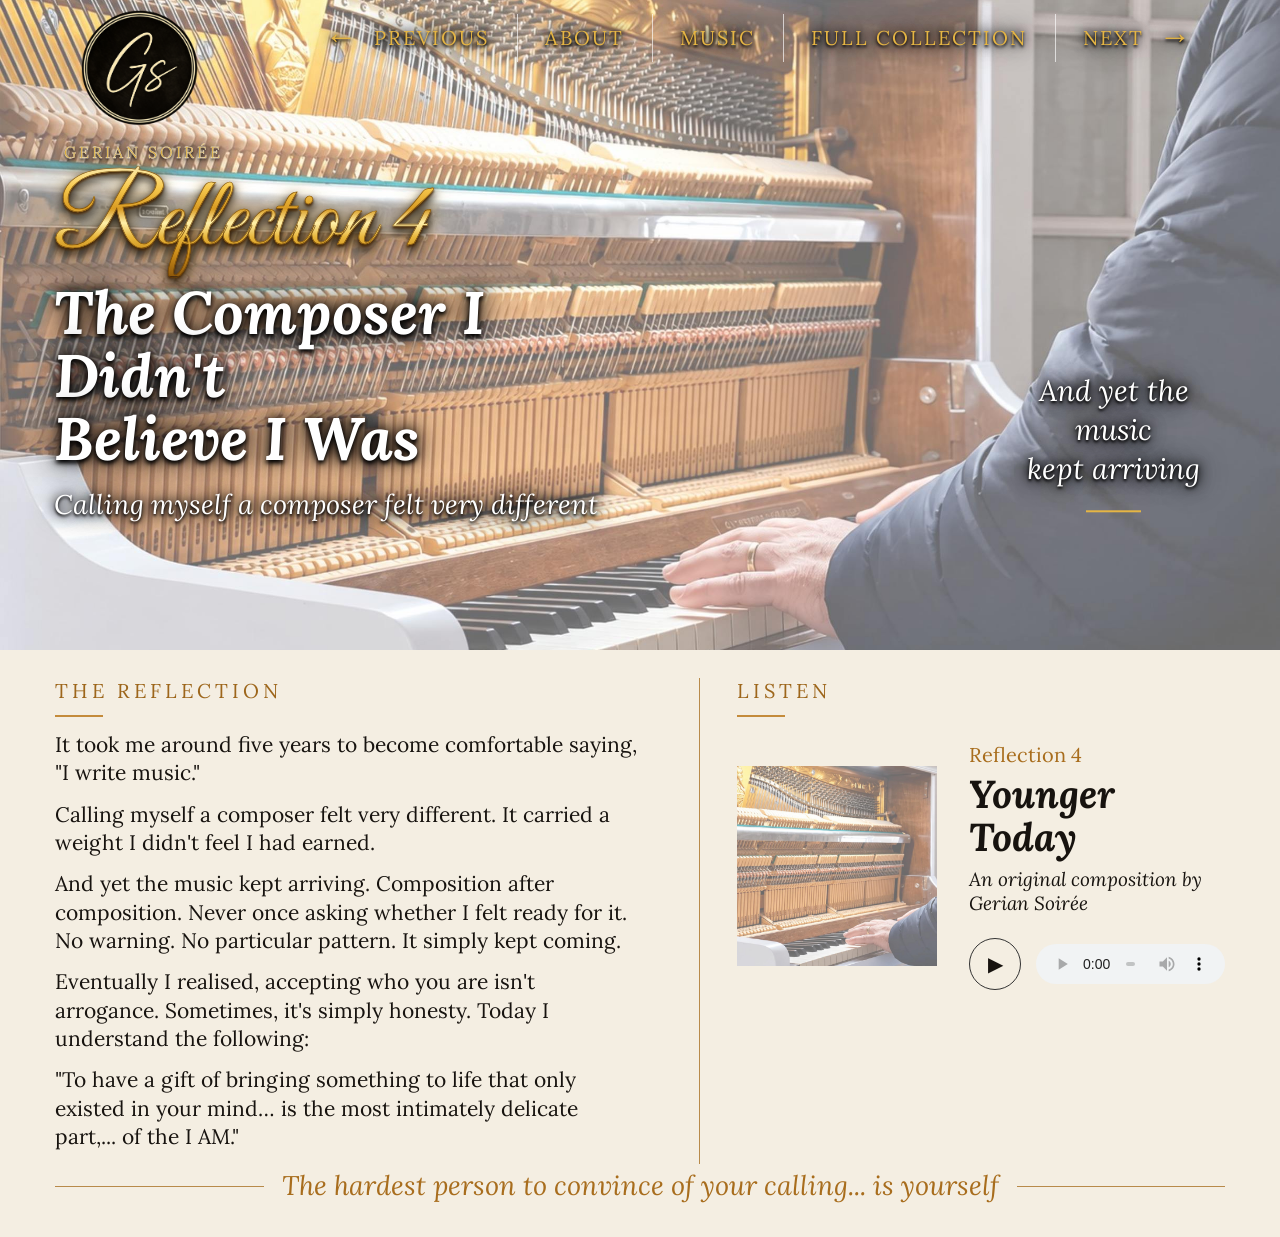
<file: reflection-4.html>
<!DOCTYPE html>
<html lang="en">
  
<head>
    <meta charset="UTF-8">
    <meta name="viewport" content="width=device-width, initial-scale=1.0">

    <title>Reflection 4 | The Composer I Didn't Believe I Was | Gerian Soirée</title>

    <link rel="stylesheet" href="css/style.css">
</head>

<body>

    <!-- ==============================
         HERO SECTION
    =============================== -->

    <header class="reflection-hero">

        <!-- GS LOGO -->

        <a href="index.html" class="gs-logo-link">
            <img
                src="images/gslogo.png"
                alt="Gerian Soirée GS Logo"
                class="gs-logo"
            >
        </a>


        <!-- GERIAN SOIRÉE -->

        <div class="gerian-soiree-name">
            GERIAN SOIRÉE
        </div>


        <!-- NAVIGATION -->

        <nav class="reflection-navigation">

            <a href="reflection-3.html" class="nav-previous">
                <span class="nav-arrow">←</span> PREVIOUS
            </a>

            <a href="about.html">ABOUT</a>

            <a href="music/">MUSIC</a>

           <a href="fullcollection.html">
                FULL COLLECTION
            </a>

            <a href="reflection-5.html" class="nav-next">
                NEXT <span class="nav-arrow">→</span>
            </a>

        </nav>


        <!-- HERO IMAGE -->

        <img
            src="images/Reflection4-Hero.jpg"
            alt="Reflection 4 Hero Image"
            class="reflection-hero-image"
        >


        <!-- HERO TEXT -->

        <div class="reflection-hero-content">

            <div class="reflection-number">
                Reflection 4
            </div>

            <h1>
                The Composer I Didn't<br>
                Believe I Was
            </h1>

            <p class="reflection-subheading">
                Calling myself a composer felt very different
            </p>

        </div>


        <!-- HERO QUOTE -->

        <div class="hero-quote">
            And yet the music<br>
            kept arriving
        </div>

    </header>


    <!-- ==============================
         MAIN CONTENT SECTION
    =============================== -->

    <main class="reflection-content">


        <!-- THE REFLECTION -->

        <section class="reflection-story">

            <h2>
                THE REFLECTION
            </h2>

            <div class="section-line"></div>

            <div class="reflection-body">

                <p>
                    It took me around five years to become comfortable saying,
                    "I write music."
                </p>

                <p>
                    Calling myself a composer felt very different.
                    It carried a weight I didn't feel I had earned.
                </p>

                <p>
                    And yet the music kept arriving. Composition after composition.
                    Never once asking whether I felt ready for it. No warning.
                    No particular pattern. It simply kept coming.
                </p>

                <p>
                    Eventually I realised, accepting who you are isn't arrogance.
                    Sometimes, it's simply honesty. Today I understand the following:
                </p>

                <p>
                    "To have a gift of bringing something to life that only existed
                    in your mind… is the most intimately delicate part,... of the I AM."
                </p>

            </div>

        </section>


        <!-- ==============================
             LISTEN SECTION
        =============================== -->

        <section class="reflection-listen">

            <h2>
                LISTEN
            </h2>

            <div class="section-line"></div>

            <div class="music-panel">

                <!-- MUSIC ARTWORK -->

                <div class="music-artwork">

                    <img
                        src="images/Reflection4-Hero.jpg"
                        alt="Younger Today composition artwork"
                    >

                </div>


                <!-- MUSIC INFORMATION -->

                <div class="music-information">

                    <div class="music-reflection-number">
                        Reflection 4
                    </div>

                    <h3>
                        Younger Today
                    </h3>

                    <p class="music-description">
                        An original composition by Gerian Soirée
                    </p>


                    <!-- AUDIO PLAYER -->

                    <div class="music-player">

                        <button
                            type="button"
                            class="play-button"
                            aria-label="Play Younger Today"
                        >
                            ▶
                        </button>

                        <audio
                            class="audio-player"
                            controls
                            preload="none"
                        >
                            <!-- Audio source will be added later -->
                        </audio>

                    </div>

                </div>

            </div>

        </section>


        <!-- ==============================
             BOTTOM REFLECTION / TAGLINE
        =============================== -->

        <section class="bottom-reflection">

            <div class="bottom-line"></div>

            <p>
                The hardest person to convince of your calling... is yourself
            </p>

            <div class="bottom-line"></div>

        </section>

    </main>


    <!-- ==============================
         JAVASCRIPT
    =============================== -->

    <script src="js/script.js"></script>

</body>

</html>
</file>
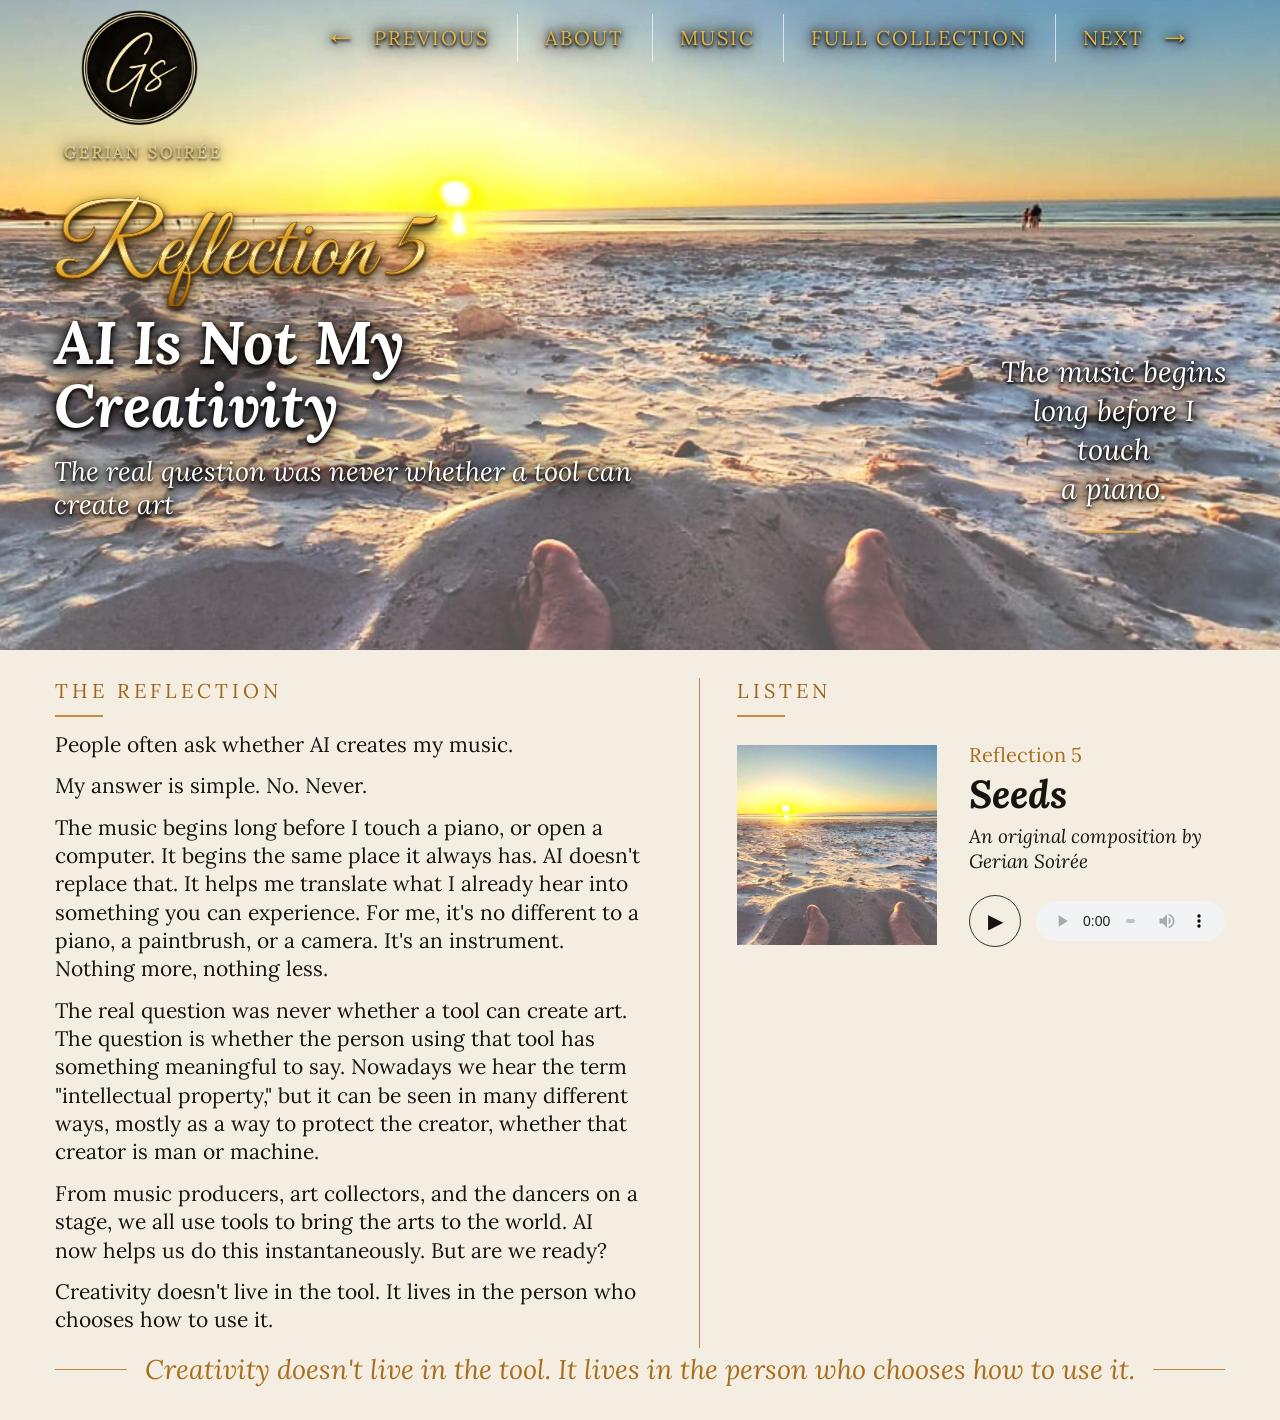
<file: reflection-5.html>
<!DOCTYPE html>
<html lang="en">

<head>
    <meta charset="UTF-8">
    <meta name="viewport" content="width=device-width, initial-scale=1.0">

    <title>Reflection 5 | AI Is Not My Creativity | Gerian Soirée</title>

    <link rel="stylesheet" href="css/style.css">
</head>

<body>

    <!-- ==============================
         HERO SECTION
    =============================== -->

    <header class="reflection-hero">

        <!-- GS LOGO -->

        <a href="index.html" class="gs-logo-link">
            <img
                src="images/gslogo.png"
                alt="Gerian Soirée GS Logo"
                class="gs-logo"
            >
        </a>


        <!-- GERIAN SOIRÉE -->

        <div class="gerian-soiree-name">
            GERIAN SOIRÉE
        </div>


        <!-- NAVIGATION -->

        <nav class="reflection-navigation">

            <a href="reflection-4.html" class="nav-previous">
                <span class="nav-arrow">←</span> PREVIOUS
            </a>

            <a href="about.html">ABOUT</a>

            <a href="music/">MUSIC</a>

            <a href="fullcollection.html">
                FULL COLLECTION
            </a>

            <a href="reflection-6.html" class="nav-next">
                NEXT <span class="nav-arrow">→</span>
            </a>

        </nav>


        <!-- HERO IMAGE -->

        <img
            src="images/Reflection5-Hero.jpg"
            alt="Reflection 5 Hero Image"
            class="reflection-hero-image"
        >


        <!-- HERO TEXT -->

        <div class="reflection-hero-content">

            <div class="reflection-number">
                Reflection 5
            </div>

            <h1>
                AI Is Not My<br>
                Creativity
            </h1>

            <p class="reflection-subheading">
                The real question was never whether a tool can create art
            </p>

        </div>


        <!-- HERO QUOTE -->

        <div class="hero-quote">
            The music begins<br>
            long before I touch<br>
            a piano.
        </div>

    </header>


    <!-- ==============================
         MAIN CONTENT SECTION
    =============================== -->

    <main class="reflection-content">


        <!-- THE REFLECTION -->

        <section class="reflection-story">

            <h2>
                THE REFLECTION
            </h2>

            <div class="section-line"></div>

            <div class="reflection-body">

                <p>
                    People often ask whether AI creates my music.
                </p>

                <p>
                    My answer is simple. No. Never.
                </p>

                <p>
                    The music begins long before I touch a piano, or open a computer.
                    It begins the same place it always has. AI doesn't replace that.
                    It helps me translate what I already hear into something you can experience.
                    For me, it's no different to a piano, a paintbrush, or a camera.
                    It's an instrument. Nothing more, nothing less.
                </p>

                <p>
                    The real question was never whether a tool can create art.
                    The question is whether the person using that tool has something meaningful to say.
                    Nowadays we hear the term "intellectual property," but it can be seen in many
                    different ways, mostly as a way to protect the creator, whether that creator
                    is man or machine.
                </p>

                <p>
                    From music producers, art collectors, and the dancers on a stage,
                    we all use tools to bring the arts to the world. AI now helps us do this
                    instantaneously. But are we ready?
                </p>

                <p>
                    Creativity doesn't live in the tool. It lives in the person who chooses
                    how to use it.
                </p>

            </div>

        </section>


        <!-- ==============================
             LISTEN SECTION
        =============================== -->

        <section class="reflection-listen">

            <h2>
                LISTEN
            </h2>

            <div class="section-line"></div>

            <div class="music-panel">

                <!-- MUSIC ARTWORK -->

                <div class="music-artwork">

                    <img
                        src="images/Reflection5-Hero.jpg"
                        alt="Seeds composition artwork"
                    >

                </div>


                <!-- MUSIC INFORMATION -->

                <div class="music-information">

                    <div class="music-reflection-number">
                        Reflection 5
                    </div>

                    <h3>
                        Seeds
                    </h3>

                    <p class="music-description">
                        An original composition by Gerian Soirée
                    </p>


                    <!-- AUDIO PLAYER -->

                    <div class="music-player">

                        <button
                            type="button"
                            class="play-button"
                            aria-label="Play Seeds"
                        >
                            ▶
                        </button>

                        <audio
                            class="audio-player"
                            controls
                            preload="none"
                        >
                            <!-- Audio source will be added later -->
                        </audio>

                    </div>

                </div>

            </div>

        </section>


        <!-- ==============================
             BOTTOM REFLECTION / TAGLINE
        =============================== -->

        <section class="bottom-reflection">

            <div class="bottom-line"></div>

            <p>
                Creativity doesn't live in the tool.
                It lives in the person who chooses how to use it.
            </p>

            <div class="bottom-line"></div>

        </section>

    </main>


    <!-- ==============================
         JAVASCRIPT
    =============================== -->

    <script src="js/script.js"></script>

</body>

</html>
</file>
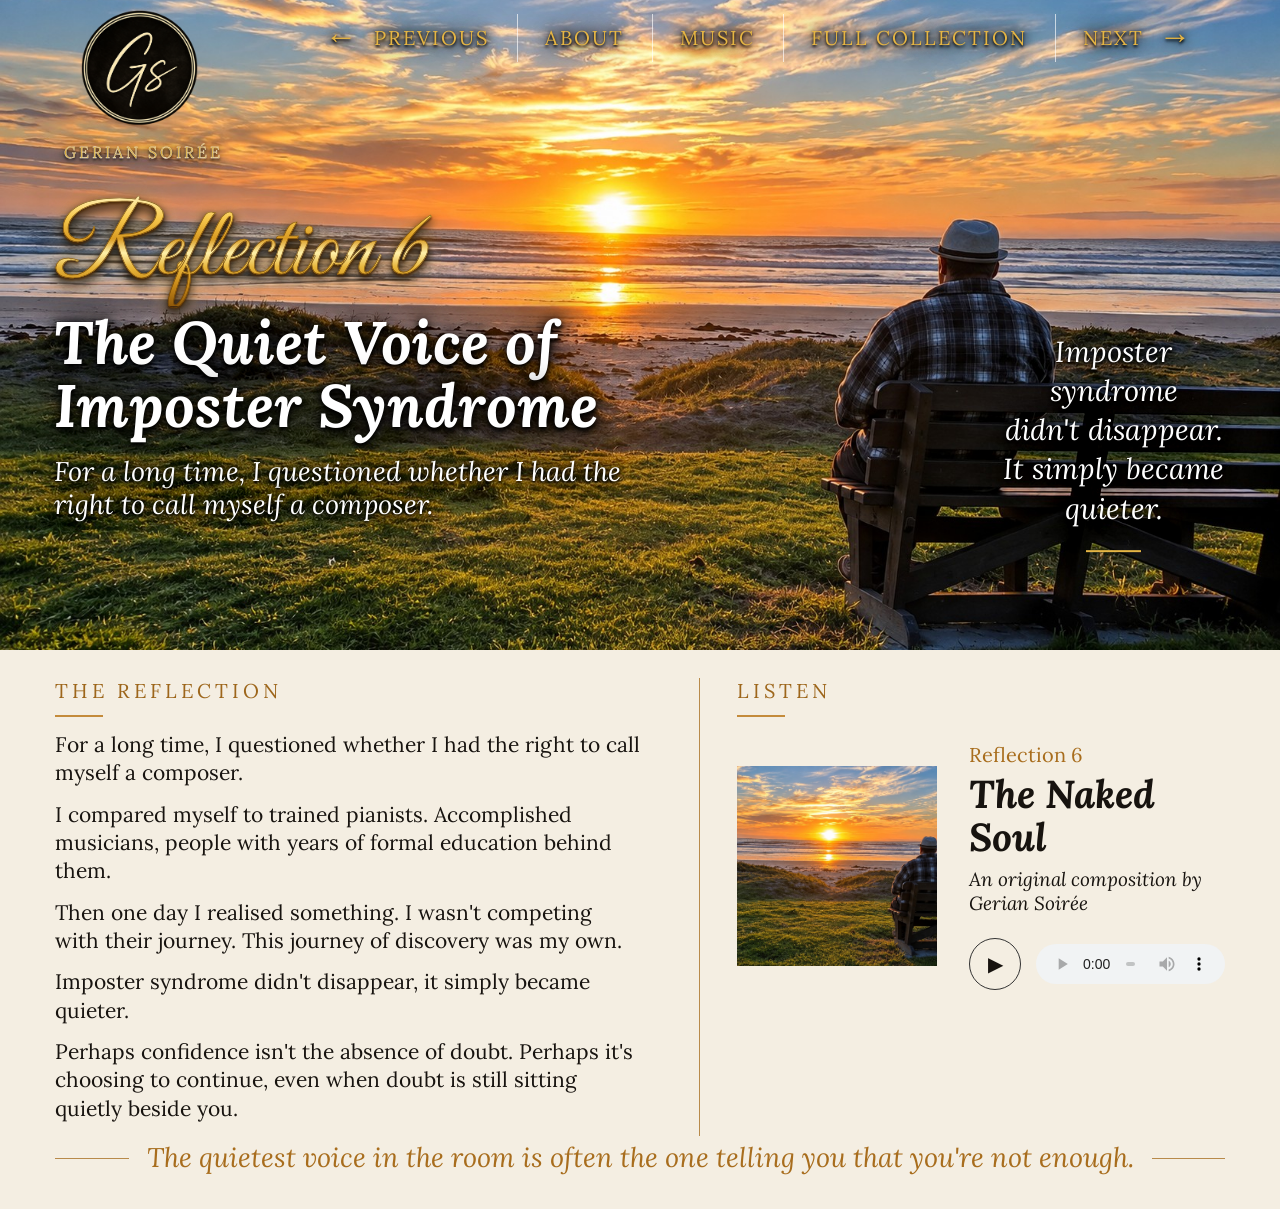
<file: reflection-6.html>
<!DOCTYPE html>
<html lang="en">

<head>
    <meta charset="UTF-8">
    <meta name="viewport" content="width=device-width, initial-scale=1.0">

    <title>Reflection 6 | The Quiet Voice of Imposter Syndrome | Gerian Soirée</title>

    <link rel="stylesheet" href="css/style.css">
</head>

<body>

    <!-- ==============================
         HERO SECTION
    =============================== -->

    <header class="reflection-hero">

        <!-- GS LOGO -->

        <a href="index.html" class="gs-logo-link">
            <img
                src="images/gslogo.png"
                alt="Gerian Soirée GS Logo"
                class="gs-logo"
            >
        </a>


        <!-- GERIAN SOIRÉE -->

        <div class="gerian-soiree-name">
            GERIAN SOIRÉE
        </div>


        <!-- NAVIGATION -->

        <nav class="reflection-navigation">

            <a href="reflection-5.html" class="nav-previous">
                <span class="nav-arrow">←</span> PREVIOUS
            </a>

            <a href="about.html">ABOUT</a>

            <a href="music/">MUSIC</a>

            <a href="fullcollection.html">
                FULL COLLECTION
            </a>

            <a href="reflection-7.html" class="nav-next">
                NEXT <span class="nav-arrow">→</span>
            </a>

        </nav>


        <!-- HERO IMAGE -->

        <img
            src="images/Reflection6-Hero.jpg"
            alt="Reflection 6 Hero Image"
            class="reflection-hero-image"
        >


        <!-- HERO TEXT -->

        <div class="reflection-hero-content">

            <div class="reflection-number">
                Reflection 6
            </div>

            <h1>
                The Quiet Voice of<br>
                Imposter Syndrome
            </h1>

            <p class="reflection-subheading">
                For a long time, I questioned whether I had the right to call myself a composer.
            </p>

        </div>


        <!-- HERO QUOTE -->

        <div class="hero-quote">
            Imposter syndrome<br>
            didn't disappear.<br>
            It simply became<br>
            quieter.
        </div>

    </header>


    <!-- ==============================
         MAIN CONTENT SECTION
    =============================== -->

    <main class="reflection-content">


        <!-- THE REFLECTION -->

        <section class="reflection-story">

            <h2>
                THE REFLECTION
            </h2>

            <div class="section-line"></div>

            <div class="reflection-body">

                <p>
                    For a long time, I questioned whether I had the right to call myself a composer.
                </p>

                <p>
                    I compared myself to trained pianists. Accomplished musicians, people with years
                    of formal education behind them.
                </p>

                <p>
                    Then one day I realised something. I wasn't competing with their journey.
                    This journey of discovery was my own.
                </p>

                <p>
                    Imposter syndrome didn't disappear, it simply became quieter.
                </p>

                <p>
                    Perhaps confidence isn't the absence of doubt. Perhaps it's choosing to continue,
                    even when doubt is still sitting quietly beside you.
                </p>

            </div>

        </section>


        <!-- ==============================
             LISTEN SECTION
        =============================== -->

        <section class="reflection-listen">

            <h2>
                LISTEN
            </h2>

            <div class="section-line"></div>

            <div class="music-panel">

                <!-- MUSIC ARTWORK -->

                <div class="music-artwork">

                    <img
                        src="images/Reflection6-Hero.jpg"
                        alt="The Naked Soul composition artwork"
                    >

                </div>


                <!-- MUSIC INFORMATION -->

                <div class="music-information">

                    <div class="music-reflection-number">
                        Reflection 6
                    </div>

                    <h3>
                        The Naked Soul
                    </h3>

                    <p class="music-description">
                        An original composition by Gerian Soirée
                    </p>


                    <!-- AUDIO PLAYER -->

                    <div class="music-player">

                        <button
                            type="button"
                            class="play-button"
                            aria-label="Play The Naked Soul"
                        >
                            ▶
                        </button>

                        <audio
                            class="audio-player"
                            controls
                            preload="none"
                        >
                            <!-- Audio source will be added later -->
                        </audio>

                    </div>

                </div>

            </div>

        </section>


        <!-- ==============================
             BOTTOM REFLECTION / TAGLINE
        =============================== -->

        <section class="bottom-reflection">

            <div class="bottom-line"></div>

            <p>
                The quietest voice in the room is often the one telling you
                that you're not enough.
            </p>

            <div class="bottom-line"></div>

        </section>

    </main>


    <!-- ==============================
         JAVASCRIPT
    =============================== -->

    <script src="js/script.js"></script>

</body>

</html>
</file>
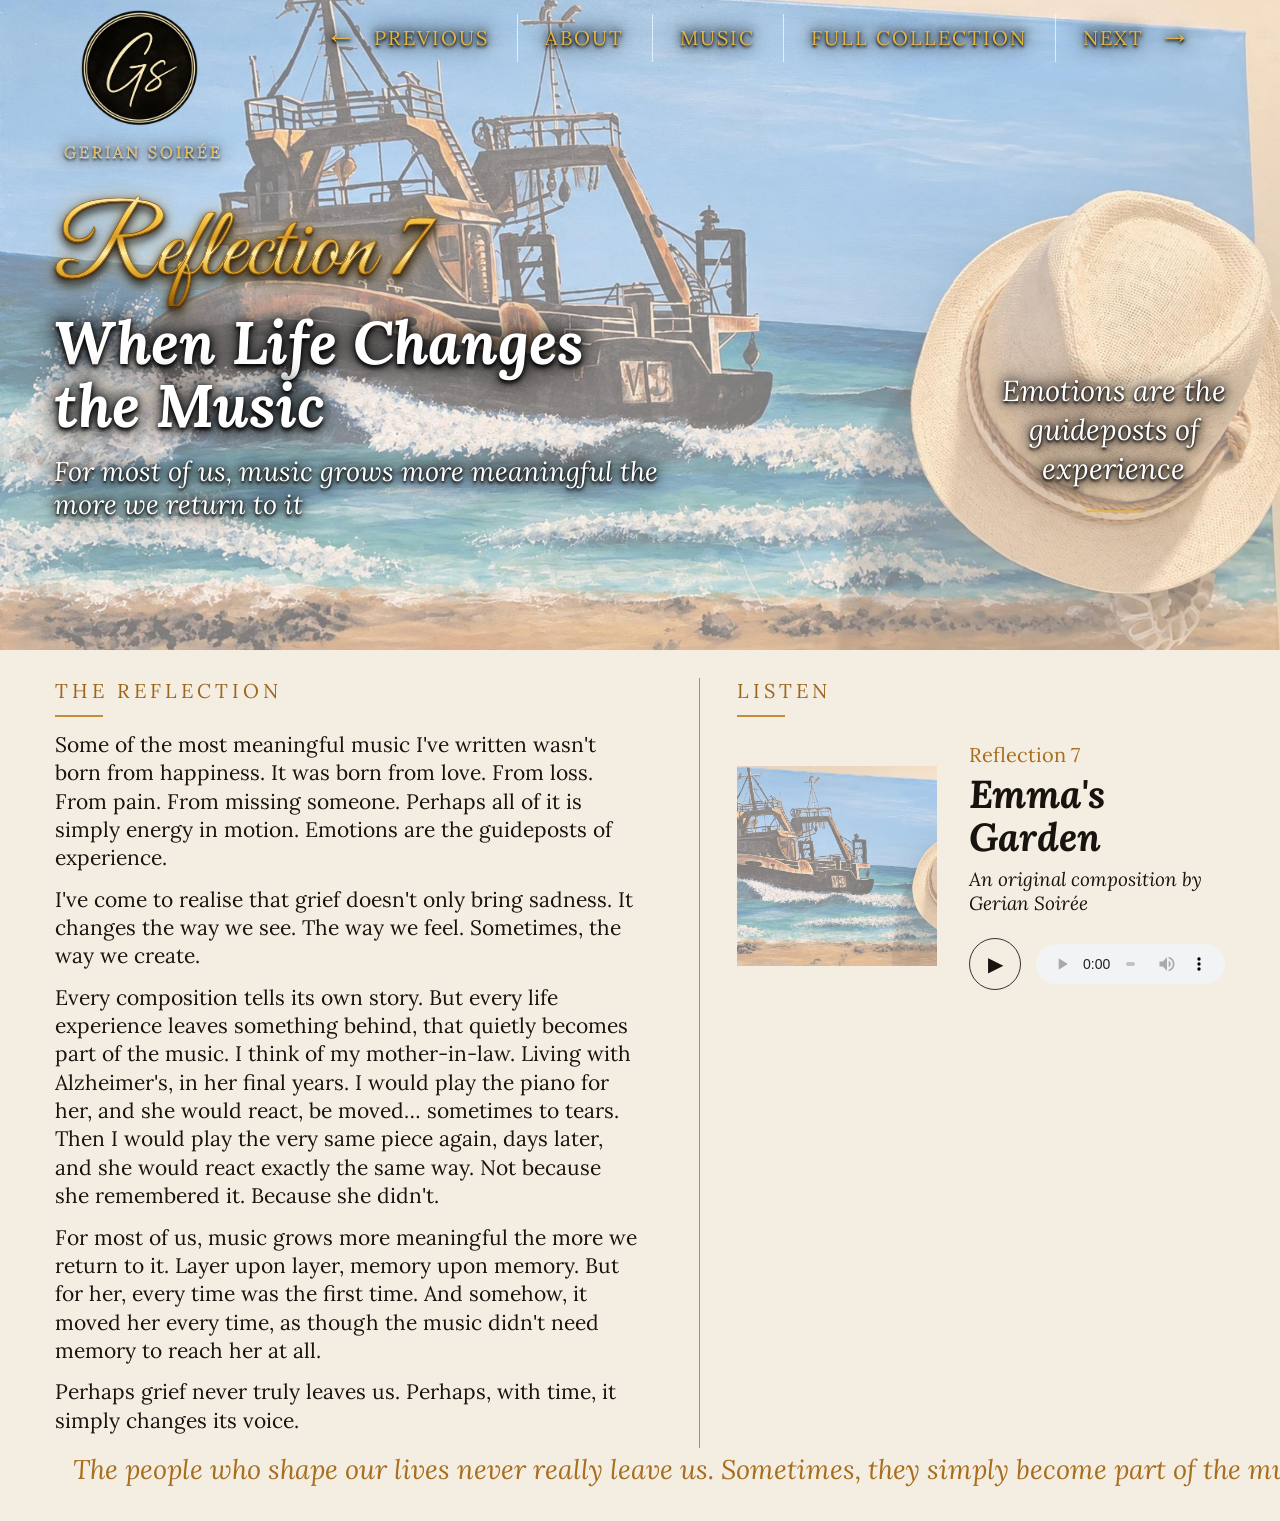
<file: reflection-7.html>
<!DOCTYPE html>
<html lang="en">

<head>
    <meta charset="UTF-8">
    <meta name="viewport" content="width=device-width, initial-scale=1.0">

    <title>Reflection 7 | When Life Changes the Music | Gerian Soirée</title>

    <link rel="stylesheet" href="css/style.css">
</head>

<body>

    <!-- ==============================
         HERO SECTION
    =============================== -->

    <header class="reflection-hero">

        <!-- GS LOGO -->

        <a href="index.html" class="gs-logo-link">
            <img
                src="images/gslogo.png"
                alt="Gerian Soirée GS Logo"
                class="gs-logo"
            >
        </a>


        <!-- GERIAN SOIRÉE -->

        <div class="gerian-soiree-name">
            GERIAN SOIRÉE
        </div>


        <!-- NAVIGATION -->

        <nav class="reflection-navigation">

            <a href="reflection-6.html" class="nav-previous">
                <span class="nav-arrow">←</span> PREVIOUS
            </a>

            <a href="about.html">ABOUT</a>

            <a href="music/">MUSIC</a>

            <a href="fullcollection.html">
                FULL COLLECTION
            </a>

            <a href="reflection-8.html" class="nav-next">
                NEXT <span class="nav-arrow">→</span>
            </a>

        </nav>


        <!-- HERO IMAGE -->

        <img
            src="images/Reflection7-Hero.jpg"
            alt="Reflection 7 Hero Image"
            class="reflection-hero-image"
        >


        <!-- HERO TEXT -->

        <div class="reflection-hero-content">

            <div class="reflection-number">
                Reflection 7
            </div>

            <h1>
                When Life Changes<br>
                the Music
            </h1>

            <p class="reflection-subheading">
                For most of us, music grows more meaningful the more we return to it
            </p>

        </div>


        <!-- HERO QUOTE -->

        <div class="hero-quote">
            Emotions are the<br>
            guideposts of<br>
            experience
        </div>

    </header>


    <!-- ==============================
         MAIN CONTENT SECTION
    =============================== -->

    <main class="reflection-content">


        <!-- THE REFLECTION -->

        <section class="reflection-story">

            <h2>
                THE REFLECTION
            </h2>

            <div class="section-line"></div>

            <div class="reflection-body">

                <p>
                    Some of the most meaningful music I've written wasn't born from happiness.
                    It was born from love. From loss. From pain. From missing someone.
                    Perhaps all of it is simply energy in motion. Emotions are the guideposts
                    of experience.
                </p>

                <p>
                    I've come to realise that grief doesn't only bring sadness. It changes the way
                    we see. The way we feel. Sometimes, the way we create.
                </p>

                <p>
                    Every composition tells its own story. But every life experience leaves
                    something behind, that quietly becomes part of the music. I think of my
                    mother-in-law. Living with Alzheimer's, in her final years. I would play
                    the piano for her, and she would react, be moved… sometimes to tears.
                    Then I would play the very same piece again, days later, and she would react
                    exactly the same way. Not because she remembered it.
                    Because she didn't.
                </p>

                <p>
                    For most of us, music grows more meaningful the more we return to it.
                    Layer upon layer, memory upon memory. But for her, every time was the first time.
                    And somehow, it moved her every time, as though the music didn't need memory
                    to reach her at all.
                </p>

                <p>
                    Perhaps grief never truly leaves us. Perhaps, with time, it simply changes
                    its voice.
                </p>

            </div>

        </section>


        <!-- ==============================
             LISTEN SECTION
        =============================== -->

        <section class="reflection-listen">

            <h2>
                LISTEN
            </h2>

            <div class="section-line"></div>

            <div class="music-panel">

                <!-- MUSIC ARTWORK -->

                <div class="music-artwork">

                    <img
                        src="images/Reflection7-Hero.jpg"
                        alt="Emma's Garden composition artwork"
                    >

                </div>


                <!-- MUSIC INFORMATION -->

                <div class="music-information">

                    <div class="music-reflection-number">
                        Reflection 7
                    </div>

                    <h3>
                        Emma's Garden
                    </h3>

                    <p class="music-description">
                        An original composition by Gerian Soirée
                    </p>


                    <!-- AUDIO PLAYER -->

                    <div class="music-player">

                        <button
                            type="button"
                            class="play-button"
                            aria-label="Play Emma's Garden"
                        >
                            ▶
                        </button>

                        <audio
                            class="audio-player"
                            controls
                            preload="none"
                        >
                            <!-- Audio source will be added later -->
                        </audio>

                    </div>

                </div>

            </div>

        </section>


        <!-- ==============================
             BOTTOM REFLECTION / TAGLINE
        =============================== -->

        <section class="bottom-reflection">

            <div class="bottom-line"></div>

            <p>
                The people who shape our lives never really leave us.
                Sometimes, they simply become part of the music we carry within us
            </p>

            <div class="bottom-line"></div>

        </section>

    </main>


    <!-- ==============================
         JAVASCRIPT
    =============================== -->

    <script src="js/script.js"></script>

</body>

</html>
</file>
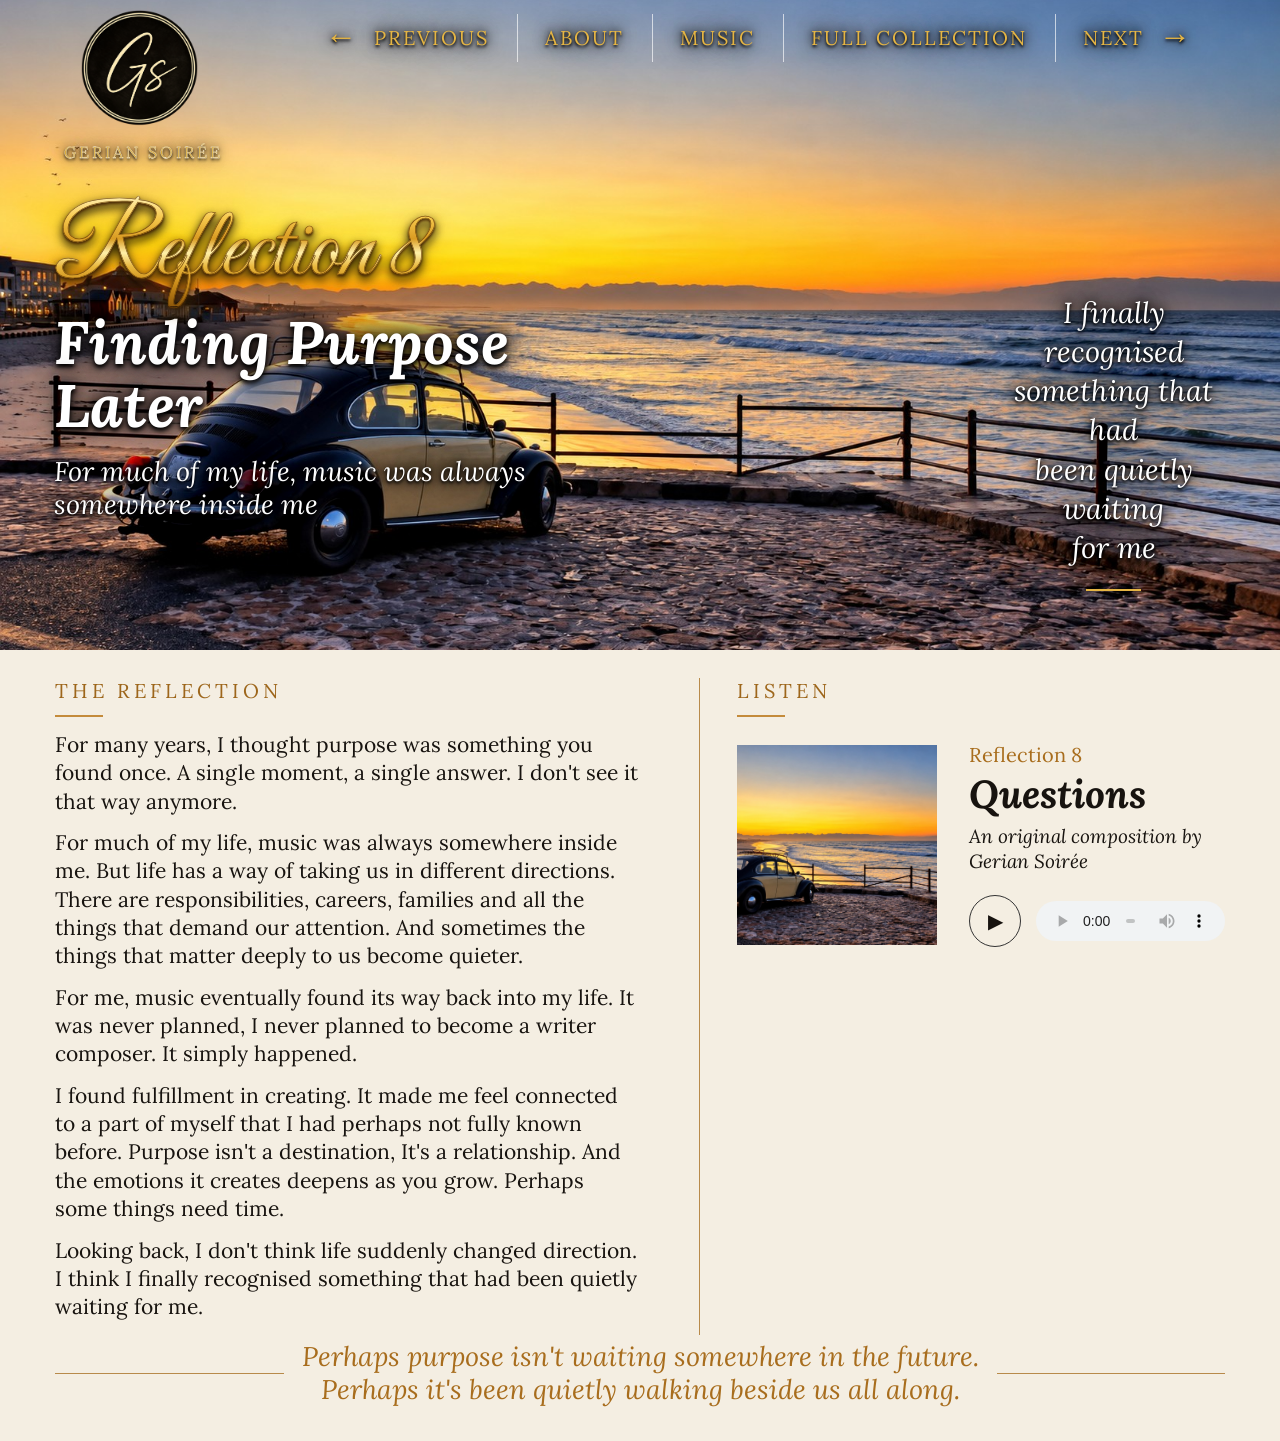
<file: reflection-8.html>
<!DOCTYPE html>
<html lang="en">

<head>
    <meta charset="UTF-8">
    <meta name="viewport" content="width=device-width, initial-scale=1.0">

    <title>Reflection 8 | Finding Purpose Later | Gerian Soirée</title>

    <link rel="stylesheet" href="css/style.css">
</head>

<body>

    <!-- ==============================
         HERO SECTION
    =============================== -->

    <header class="reflection-hero">

        <!-- GS LOGO -->

        <a href="index.html" class="gs-logo-link">
            <img
                src="images/gslogo.png"
                alt="Gerian Soirée GS Logo"
                class="gs-logo"
            >
        </a>


        <!-- GERIAN SOIRÉE -->

        <div class="gerian-soiree-name">
            GERIAN SOIRÉE
        </div>


        <!-- NAVIGATION -->

        <nav class="reflection-navigation">

            <a href="reflection-7.html" class="nav-previous">
                <span class="nav-arrow">←</span> PREVIOUS
            </a>

            <a href="about.html">ABOUT</a>

            <a href="music/">MUSIC</a>

            <a href="fullcollection.html">
                FULL COLLECTION
            </a>

            <a href="reflection-9.html" class="nav-next">
                NEXT <span class="nav-arrow">→</span>
            </a>

        </nav>


        <!-- HERO IMAGE -->

        <img
            src="images/Reflection8-Hero.jpg"
            alt="Reflection 8 Hero Image"
            class="reflection-hero-image"
        >


        <!-- HERO TEXT -->

        <div class="reflection-hero-content">

            <div class="reflection-number">
                Reflection 8
            </div>

            <h1>
                Finding Purpose<br>
                Later
            </h1>

            <p class="reflection-subheading">
                For much of my life, music was always somewhere inside me
            </p>

        </div>


        <!-- HERO QUOTE -->

        <div class="hero-quote">
            I finally recognised<br>
            something that had<br>
            been quietly waiting<br>
            for me
        </div>

    </header>


    <!-- ==============================
         MAIN CONTENT SECTION
    =============================== -->

    <main class="reflection-content">


        <!-- THE REFLECTION -->

        <section class="reflection-story">

            <h2>
                THE REFLECTION
            </h2>

            <div class="section-line"></div>

            <div class="reflection-body">

                <p>
                    For many years, I thought purpose was something you found once.
                    A single moment, a single answer. I don't see it that way anymore.
                </p>

                <p>
                    For much of my life, music was always somewhere inside me. But life
                    has a way of taking us in different directions. There are responsibilities,
                    careers, families and all the things that demand our attention. And sometimes
                    the things that matter deeply to us become quieter.
                </p>

                <p>
                    For me, music eventually found its way back into my life. It was never planned,
                    I never planned to become a writer composer. It simply happened.
                </p>

                <p>
                    I found fulfillment in creating. It made me feel connected to a part of myself
                    that I had perhaps not fully known before. Purpose isn't a destination,
                    It's a relationship. And the emotions it creates deepens as you grow.
                    Perhaps some things need time.
                </p>

                <p>
                    Looking back, I don't think life suddenly changed direction.
                    I think I finally recognised something that had been quietly waiting for me.
                </p>

            </div>

        </section>


        <!-- ==============================
             LISTEN SECTION
        =============================== -->

        <section class="reflection-listen">

            <h2>
                LISTEN
            </h2>

            <div class="section-line"></div>

            <div class="music-panel">

                <!-- MUSIC ARTWORK -->

                <div class="music-artwork">

                    <img
                        src="images/Reflection8-Hero.jpg"
                        alt="Questions composition artwork"
                    >

                </div>


                <!-- MUSIC INFORMATION -->

                <div class="music-information">

                    <div class="music-reflection-number">
                        Reflection 8
                    </div>

                    <h3>
                        Questions
                    </h3>

                    <p class="music-description">
                        An original composition by Gerian Soirée
                    </p>


                    <!-- AUDIO PLAYER -->

                    <div class="music-player">

                        <button
                            type="button"
                            class="play-button"
                            aria-label="Play Questions"
                        >
                            ▶
                        </button>

                        <audio
                            class="audio-player"
                            controls
                            preload="none"
                        >
                            <!-- Audio source will be added later -->
                        </audio>

                    </div>

                </div>

            </div>

        </section>


        <!-- ==============================
             BOTTOM REFLECTION / TAGLINE
        =============================== -->

        <section class="bottom-reflection">

            <div class="bottom-line"></div>

            <p>
                Perhaps purpose isn't waiting somewhere in the future.
                <br>
                Perhaps it's been quietly walking beside us all along.
            </p>

            <div class="bottom-line"></div>

        </section>

    </main>


    <!-- ==============================
         JAVASCRIPT
    =============================== -->

    <script src="js/script.js"></script>

</body>

</html>
</file>
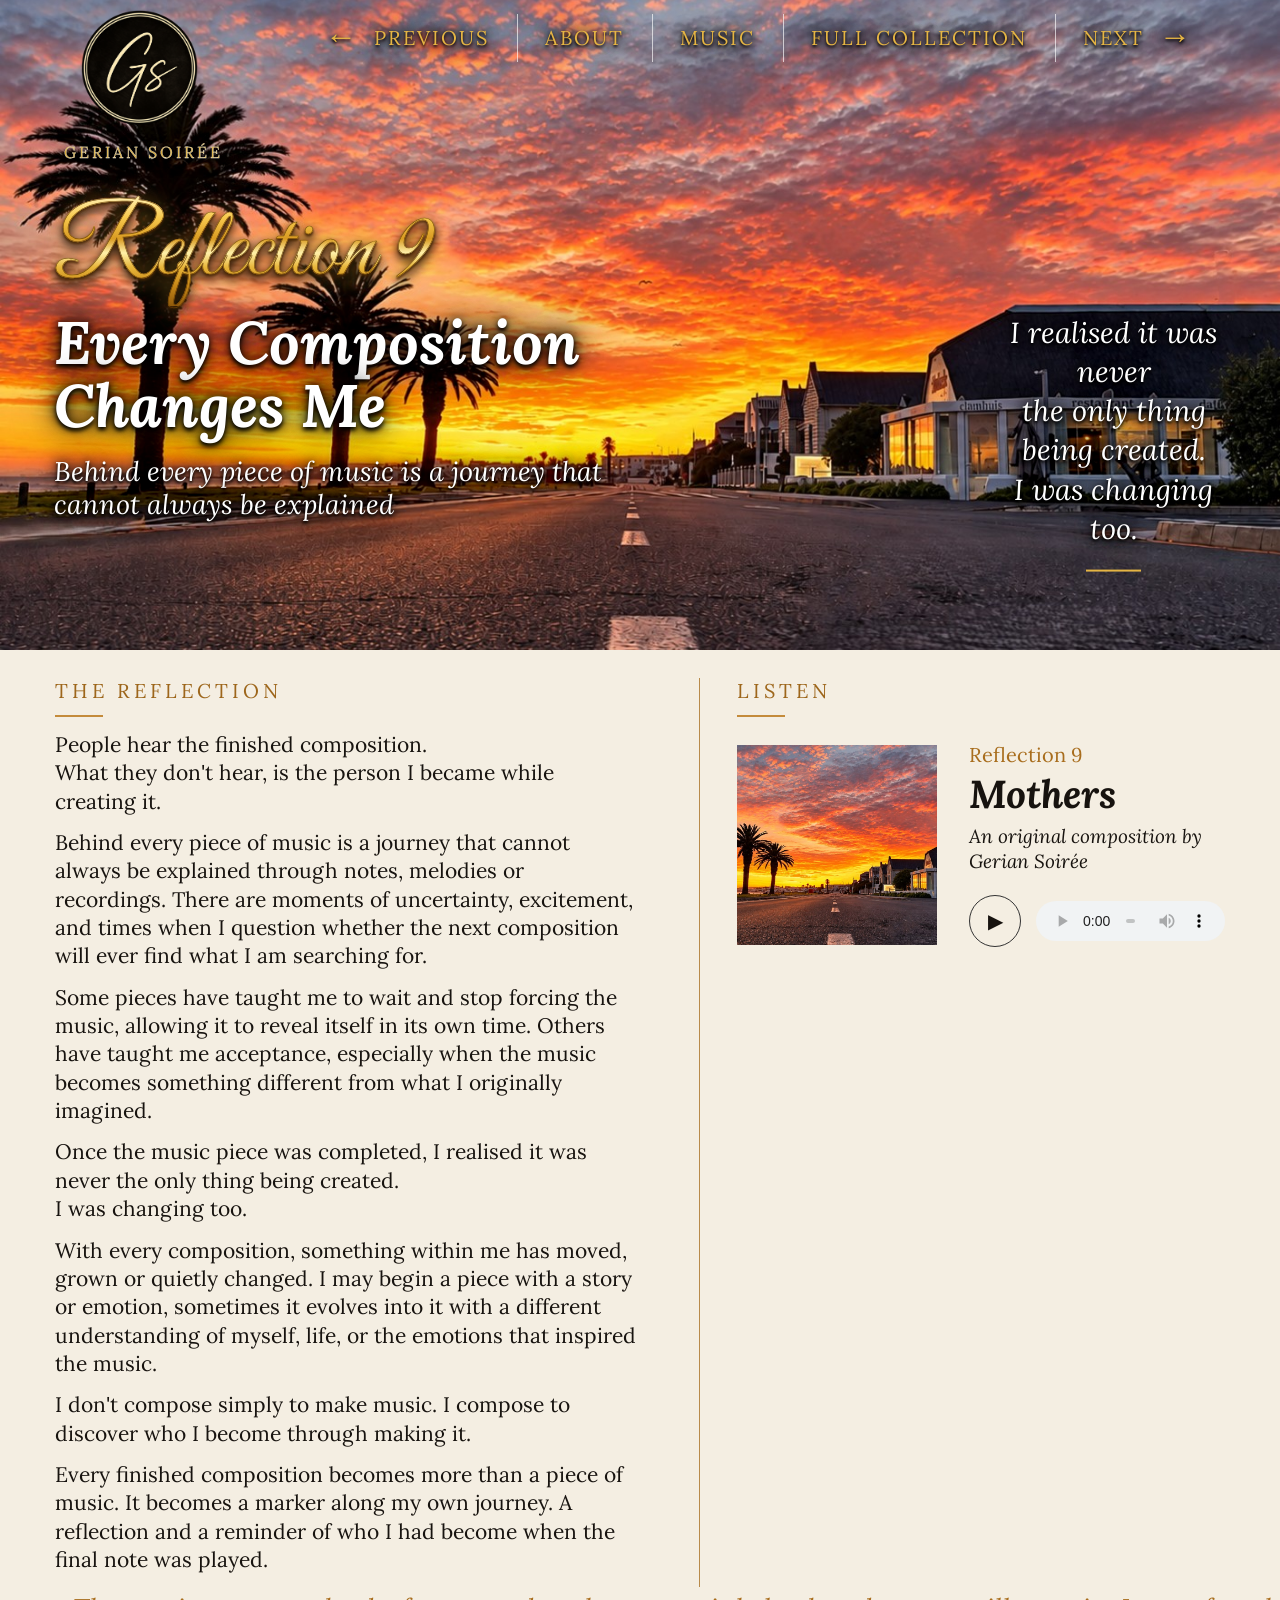
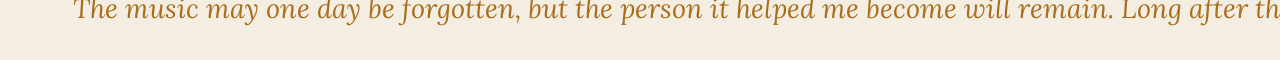
<file: reflection-9.html>
<!DOCTYPE html>
<html lang="en">

<head>
    <meta charset="UTF-8">
    <meta name="viewport" content="width=device-width, initial-scale=1.0">

    <title>Reflection 9 | Every Composition Changes Me | Gerian Soirée</title>

    <link rel="stylesheet" href="css/style.css">
</head>

<body>

    <!-- ==============================
         HERO SECTION
    =============================== -->

    <header class="reflection-hero">

        <!-- GS LOGO -->

        <a href="index.html" class="gs-logo-link">
            <img
                src="images/gslogo.png"
                alt="Gerian Soirée GS Logo"
                class="gs-logo"
            >
        </a>


        <!-- GERIAN SOIRÉE -->

        <div class="gerian-soiree-name">
            GERIAN SOIRÉE
        </div>


        <!-- NAVIGATION -->

        <nav class="reflection-navigation">

            <a href="reflection-8.html" class="nav-previous">
                <span class="nav-arrow">←</span> PREVIOUS
            </a>

            <a href="about.html">ABOUT</a>

            <a href="music/">MUSIC</a>

            <a href="fullcollection.html">
                FULL COLLECTION
            </a>

            <a href="reflection-10.html" class="nav-next">
                NEXT <span class="nav-arrow">→</span>
            </a>

        </nav>


        <!-- HERO IMAGE -->

        <img
            src="images/Reflection9-Hero.jpg"
            alt="Reflection 9 Hero Image"
            class="reflection-hero-image"
        >


        <!-- HERO TEXT -->

        <div class="reflection-hero-content">

            <div class="reflection-number">
                Reflection 9
            </div>

            <h1>
                Every Composition<br>
                Changes Me
            </h1>

            <p class="reflection-subheading">
                Behind every piece of music is a journey that cannot always be explained
            </p>

        </div>


        <!-- HERO QUOTE -->

        <div class="hero-quote">
            I realised it was never<br>
            the only thing being created.<br>
            I was changing too.
        </div>

    </header>


    <!-- ==============================
         MAIN CONTENT SECTION
    =============================== -->

    <main class="reflection-content">


        <!-- THE REFLECTION -->

        <section class="reflection-story">

            <h2>
                THE REFLECTION
            </h2>

            <div class="section-line"></div>

            <div class="reflection-body">

                <p>
                    People hear the finished composition.
                    <br>
                    What they don't hear, is the person I became while creating it.
                </p>

                <p>
                    Behind every piece of music is a journey that cannot always be explained
                    through notes, melodies or recordings. There are moments of uncertainty,
                    excitement, and times when I question whether the next composition will ever
                    find what I am searching for.
                </p>

                <p>
                    Some pieces have taught me to wait and stop forcing the music, allowing it
                    to reveal itself in its own time. Others have taught me acceptance, especially
                    when the music becomes something different from what I originally imagined.
                </p>

                <p>
                    Once the music piece was completed, I realised it was never the only thing
                    being created.
                    <br>
                    I was changing too.
                </p>

                <p>
                    With every composition, something within me has moved, grown or quietly changed.
                    I may begin a piece with a story or emotion, sometimes it evolves into it with
                    a different understanding of myself, life, or the emotions that inspired the music.
                </p>

                <p>
                    I don't compose simply to make music. I compose to discover who I become through
                    making it.
                </p>

                <p>
                    Every finished composition becomes more than a piece of music. It becomes a marker
                    along my own journey. A reflection and a reminder of who I had become when the final
                    note was played.
                </p>

            </div>

        </section>


        <!-- ==============================
             LISTEN SECTION
        =============================== -->

        <section class="reflection-listen">

            <h2>
                LISTEN
            </h2>

            <div class="section-line"></div>

            <div class="music-panel">

                <!-- MUSIC ARTWORK -->

                <div class="music-artwork">

                    <img
                        src="images/Reflection9-Hero.jpg"
                        alt="Mothers composition artwork"
                    >

                </div>


                <!-- MUSIC INFORMATION -->

                <div class="music-information">

                    <div class="music-reflection-number">
                        Reflection 9
                    </div>

                    <h3>
                        Mothers
                    </h3>

                    <p class="music-description">
                        An original composition by Gerian Soirée
                    </p>


                    <!-- AUDIO PLAYER -->

                    <div class="music-player">

                        <button
                            type="button"
                            class="play-button"
                            aria-label="Play Mothers"
                        >
                            ▶
                        </button>

                        <audio
                            class="audio-player"
                            controls
                            preload="none"
                        >
                            <!-- Audio source will be added later -->
                        </audio>

                    </div>

                </div>

            </div>

        </section>


        <!-- ==============================
             BOTTOM REFLECTION / TAGLINE
        =============================== -->

        <section class="bottom-reflection">

            <div class="bottom-line"></div>

            <p>
                The music may one day be forgotten, but the person it helped me become will remain.
                Long after the music has stopped playing.
            </p>

            <div class="bottom-line"></div>

        </section>

    </main>


    <!-- ==============================
         JAVASCRIPT
    =============================== -->

    <script src="js/script.js"></script>

</body>

</html>
</file>
<file: css/style.css>
/* =========================================
   Gerian Soirée
   Master Website Stylesheet
   Reflection 1
========================================= */


/* ---------- FONTS ---------- */

@import url('https://fonts.googleapis.com/css2?family=Great+Vibes&family=Lora:ital,wght@0,400;0,500;0,600;0,700;1,400;1,500;1,600;1,700&display=swap');


/* ---------- GENERAL RESET ---------- */

* {
   box-sizing: border-box;
}

html,
body {
   margin: 0;
   padding: 0;
   width: 100%;
   min-height: 100%;
}

body {
   font-family: 'Lora', Georgia, serif;
   color: #17130f;
   background: #f4eee2;
}


/* =========================================
   REFLECTION HERO
========================================= */

.reflection-hero {
   position: relative;
   width: 100%;
   height: 45vw;
   min-height: 650px;
   max-height: 1080px;
   overflow: hidden;
   color: #ffffff;
   background: #111111;
}


/* ---------- HERO IMAGE ---------- */

.reflection-hero-image {
   position: absolute;
   inset: 0;
   width: 100%;
   height: 100%;
   object-fit: cover;
   object-position: center center;
   z-index: 1;
}


/* =========================================
   GS LOGO
========================================= */

.gs-logo-link {
   position: absolute;
   top: 6px;
   left: 6%;
   z-index: 10;
   display: block;
}

.gs-logo {
   display: block;
   width: 125px;
   height: 125px;
   object-fit: contain;
}


/* ---------- GERIAN SOIRÉE ---------- */

.gerian-soiree-name {
   position: absolute;
   top: 142px;
   left: 5%;
   z-index: 10;

   font-family: 'Lora', Georgia, serif;
   font-size: 16px;
   font-weight: 400;
   letter-spacing: 3px;
   text-transform: uppercase;

   color: #dcae3d;

   text-shadow:
       0px 2px 3px rgba(0, 0, 0, 1),
       0px 0px 10px rgba(0, 0, 0, 0.95),
       0px 0px 20px rgba(0, 0, 0, 0.85);

   -webkit-text-stroke: 0.3px #ffffff;
}


/* =========================================
   NAVIGATION
========================================= */

.reflection-navigation {
   position: absolute;
   top: 25px;
   right: 4%;
   z-index: 10;

   display: flex;
   align-items: center;
   gap: 0;
}

.reflection-navigation a {
   position: relative;

   padding: 0 28px;

   font-family: 'Lora', Georgia, serif;
   font-size: 20px;
   font-weight: 400;
   letter-spacing: 2px;
   text-transform: uppercase;
   text-decoration: none;

   color: #e5b544;

   /* DARKER NAVIGATION SHADOW */
   text-shadow:
       0px 2px 3px rgba(0, 0, 0, 1),
       0px 0px 8px rgba(0, 0, 0, 1),
       0px 0px 16px rgba(0, 0, 0, 0.95),
       0px 0px 28px rgba(0, 0, 0, 0.85);

   transition: color 0.25s ease;
}

.reflection-navigation a:hover {
   color: #ffffff;
}

.reflection-navigation .nav-previous:hover,
.reflection-navigation .nav-next:hover {
   color: #ffffff;
}


/* ---------- VERTICAL SEPARATORS ---------- */

.reflection-navigation a + a::before {
   content: "";
   position: absolute;
   left: 0;
   top: 50%;
   width: 1px;
   height: 48px;

   transform: translateY(-50%);

   background: rgba(255, 255, 255, 0.65);
}


/* ---------- PREVIOUS / NEXT ---------- */

.reflection-navigation .nav-previous,
.reflection-navigation .nav-next {
   color: #e5b544;
}

.nav-arrow {
   font-size: 32px;
   line-height: 0;
   vertical-align: -2px;
   margin: 0 8px;
}


/* =========================================
   HERO TEXT
========================================= */

.reflection-hero-content {
   position: absolute;
   left: 4.2%;
   bottom: 20%;
   z-index: 5;

   width: 48%;

   isolation: isolate;
}


/* ---------- REFLECTION NUMBER ---------- */

.reflection-number {
   display: block;

   margin: 0 0 5px;
   padding-top: 12px;

   font-family: 'Great Vibes', cursive;
   font-size: 98px;
   font-weight: 400;
   line-height: 1.08;

   /*
      Metallic gold treatment:
      light gold at the upper edge,
      warm gold through the centre,
      bright highlight,
      darker gold toward the lower edge.
   */
   background: linear-gradient(
       to bottom,
       #fff8d6 0%,
       #ffe9a0 10%,
       #f7c94d 25%,
       #d99b22 43%,
       #fff0a8 55%,
       #e8b63b 67%,
       #c98a18 82%,
       #8f590b 100%
   );

   -webkit-background-clip: text;
   -webkit-text-fill-color: transparent;
   background-clip: text;

   /*
      Dark gold edge and dimensional shadow.
   */
   -webkit-text-stroke: 0.7px rgba(108, 66, 7, 0.85);

   filter:
       drop-shadow(0px 2px 1px rgba(72, 39, 4, 0.95))
       drop-shadow(0px 4px 5px rgba(0, 0, 0, 0.9))
       drop-shadow(0px 0px 9px rgba(218, 158, 39, 0.45));

   /*
      Prevents the upper curves of Great Vibes
      from being visually cut by the line box.
   */
   overflow: visible;
}


/* ---------- MAIN TITLE ---------- */

.reflection-hero-content h1 {
   margin: 0;

   font-family: 'Lora', Georgia, serif;
   font-size: 60px;
   font-weight: 700;
   font-style: italic;
   line-height: 1.05;

   color: #ffffff;

   text-shadow:
       0px 3px 4px rgba(0, 0, 0, 1),
       0px 0px 12px rgba(0, 0, 0, 0.95),
       0px 0px 25px rgba(0, 0, 0, 0.85),
       0px 0px 40px rgba(0, 0, 0, 0.65);
}


/* ---------- SUBHEADING ---------- */

.reflection-subheading {
   margin: 18px 0 0;

   font-family: 'Lora', Georgia, serif;
   font-size: 27px;
   font-weight: 400;
   font-style: italic;
   line-height: 1.2;

   color: #ffffff;

   text-shadow:
       0px 2px 3px rgba(0, 0, 0, 1),
       0px 0px 8px rgba(0, 0, 0, 1),
       0px 0px 16px rgba(0, 0, 0, 0.95),
       0px 0px 28px rgba(0, 0, 0, 0.85);
}


/* =========================================
   HERO QUOTE
========================================= */

.hero-quote {
   position: absolute;
   right: 4%;
   top: 68%;
   transform: translateY(-50%);

   z-index: 5;

   width: 18%;

   font-family: 'Lora', Georgia, serif;
   font-size: 29px;
   font-weight: 400;
   font-style: italic;
   line-height: 1.35;
   text-align: center;

   color: #ffffff;

   text-shadow:
       0px 2px 3px rgba(0, 0, 0, 1),
       0px 0px 8px rgba(0, 0, 0, 1),
       0px 0px 16px rgba(0, 0, 0, 0.95),
       0px 0px 28px rgba(0, 0, 0, 0.85);
}

.hero-quote::after {
   content: "";
   display: block;

   width: 55px;
   height: 2px;

   margin: 22px auto 0;

   background: #e5b544;
}


/* =========================================
   LOWER CONTENT
========================================= */

.reflection-content {
   width: 100%;
   background: #f4eee2;
   padding: 28px 4.3% 34px;
}


/* ---------- TWO COLUMN LAYOUT ---------- */

.reflection-content {
   display: grid;
   grid-template-columns: 1fr 0.88fr;
   column-gap: 4%;
}


/* =========================================
   SECTION HEADINGS
========================================= */

.reflection-story h2,
.reflection-listen h2 {
   margin: 0;

   font-family: 'Lora', Georgia, serif;
   font-size: 20px;
   font-weight: 400;
   letter-spacing: 4px;
   text-transform: uppercase;

   color: #9d661b;
}


/* ---------- DECORATIVE LINE ---------- */

.section-line {
   width: 48px;
   height: 2px;
   margin: 12px 0 14px;

   background: #c48b3b;
}


/* =========================================
   REFLECTION STORY
========================================= */

.reflection-story {
   padding-right: 2%;
}

.reflection-body {
   font-family: 'Lora', Georgia, serif;
   font-size: 21px;
   font-weight: 400;
   line-height: 1.35;
}

.reflection-body p {
   margin: 0 0 13px;
}


/* =========================================
   LISTEN AREA
========================================= */

.reflection-listen {
   border-left: 1px solid #b88a4a;
   padding-left: 7%;
}

.music-panel {
   display: flex;
   align-items: center;
   gap: 32px;
   margin-top: 25px;
}


/* ---------- MUSIC ARTWORK ---------- */

.music-artwork {
   flex: 0 0 200px;
}

.music-artwork img {
   display: block;
   width: 200px;
   height: 200px;

   object-fit: cover;
}


/* ---------- MUSIC INFORMATION ---------- */

.music-information {
   flex: 1;
   min-width: 0;
}

.music-reflection-number {
   margin-bottom: 6px;

   font-family: 'Lora', Georgia, serif;
   font-size: 20px;
   font-weight: 400;

   color: #a86d1d;
}

.music-information h3 {
   margin: 0;

   font-family: 'Lora', Georgia, serif;
   font-size: 39px;
   font-weight: 700;
   font-style: italic;
   line-height: 1.1;

   color: #17130f;
}

.music-description {
   margin: 8px 0 22px;

   font-family: 'Lora', Georgia, serif;
   font-size: 19px;
   font-weight: 400;
   font-style: italic;
   line-height: 1.3;
}


/* =========================================
   AUDIO PLAYER
========================================= */

.music-player {
   display: flex;
   align-items: center;
   gap: 15px;
   width: 100%;
}

.play-button {
   flex: 0 0 52px;

   width: 52px;
   height: 52px;

   border: 1px solid #333;
   border-radius: 50%;

   background: transparent;
   color: #17130f;

   font-size: 20px;
   cursor: pointer;
}

.audio-player {
   width: 100%;
   height: 40px;
}


/* =========================================
   BOTTOM REFLECTION / TAGLINE
========================================= */

.bottom-reflection {
   grid-column: 1 / -1;

   display: flex;
   align-items: center;
   gap: 18px;

   margin-top: 5px;
}

.bottom-reflection p {
   flex: 0 0 auto;

   margin: 0;

   font-family: 'Lora', Georgia, serif;
   font-size: 27px;
   font-weight: 400;
   font-style: italic;
   line-height: 1.25;
   text-align: center;

   color: #a86d1d;
}

.bottom-line {
   flex: 1;
   height: 1px;
   background: #b88a4a;
}


/* =========================================
   BASIC RESPONSIVE PROTECTION
========================================= */

@media (max-width: 1100px) {

   .reflection-navigation a {
       padding: 0 14px;
       font-size: 16px;
   }

   .reflection-hero-content {
       width: 55%;
   }

   .reflection-number {
       font-size: 68px;
       padding-top: 8px;
       line-height: 1.08;
   }

   .reflection-hero-content h1 {
       font-size: 45px;
   }

   .reflection-subheading {
       font-size: 21px;
   }

   .hero-quote {
       font-size: 23px;
   }

   .reflection-body {
       font-size: 18px;
   }

   .music-artwork {
       flex-basis: 150px;
   }

   .music-artwork img {
       width: 150px;
       height: 150px;
   }
}
</file>
<file: css/about.css>
/* =========================================================
   GS REFLECTIONS • ABOUT PAGE
   about.css

   Desktop reference:
   1920 × 1080 px • 16:9

   IMPORTANT:
   This stylesheet belongs ONLY to the About page.
   Do not modify css/style.css or css/collection.css.

   PAGE BEHAVIOUR:
   The About page uses NORMAL DOCUMENT SCROLLING.
   There are NO internal scrolling panels.
   The entire page scrolls together:
   Hero → Content/Piano → Closing Image.
   ========================================================= */

@import url('https://fonts.googleapis.com/css2?family=Great+Vibes&family=Lora:ital,wght@0,400;0,500;0,600;0,700;1,400;1,500&display=swap');


/* =========================================================
   GLOBAL
   ========================================================= */

:root {
    --about-cream: #f1eee6;
    --about-cream-soft: #f7f4ed;
    --about-ink: #172331;
    --about-gold: #d6ad63;
    --about-gold-soft: #c9aa72;
    --about-rule: rgba(23, 35, 49, 0.45);
    --about-dark: #101a22;
    --about-white: #f7f4ed;
}

* {
    box-sizing: border-box;
}

html,
body {
    margin: 0;
    padding: 0;
    width: 100%;
    min-height: 100%;
}

body.about-page {
    margin: 0;
    background: var(--about-dark);
    color: var(--about-ink);
    font-family: 'Lora', Georgia, serif;

    /*
       IMPORTANT:
       The browser owns the page scrollbar.
       No child element creates a second scrollbar.
    */
    overflow-x: hidden;
    overflow-y: auto;
}


/* =========================================================
   MAIN ABOUT PAGE FRAME
   ========================================================= */

.about-page-frame {
    position: relative;

    width: 100%;
    min-height: 100vh;
    height: auto;

    /*
       Normal document flow.
       No fixed height.
       No grid rows controlling the entire page.
    */
    display: block;

    overflow: visible;
}


/* =========================================================
   NAVIGATION
   ========================================================= */

.about-nav {
    position: absolute;

    top: 25px;
    right: 4%;

    z-index: 20;

    display: flex;
    align-items: center;
    justify-content: flex-end;
}

.about-nav-brand {
    color: var(--about-gold);

    font-size: 17px;
    letter-spacing: 0.34em;

    text-transform: uppercase;
    white-space: nowrap;

    text-decoration: none;
}

.about-nav-links {
    display: flex;
    align-items: center;
}

.about-nav-links a {
    position: relative;

    padding: 0 24px;

    color: #f0cf70;

    text-decoration: none;

    font-family: 'Lora', Georgia, serif;
    font-size: 18px;
    font-weight: 400;
    letter-spacing: 2px;

    text-transform: uppercase;

    text-shadow:
          0px 2px 3px rgba(0, 0, 0, 1),
          0px 0px 8px rgba(0, 0, 0, 1),
          0px 0px 16px rgba(0, 0, 0, 0.95),
          0px 0px 28px rgba(0, 0, 0, 0.85);

    transition: color 0.25s ease;
}

.about-nav-links a + a::before {
    content: '';

    position: absolute;

    left: 0;
    top: 50%;

    width: 1px;
    height: 38px;

    transform: translateY(-50%);

    background: rgba(255, 255, 255, 0.55);
}

.about-nav-links a:hover {
    color: #ffffff;
}

.about-nav-links a.active {
    color: #ffffff;
}


/* =========================================================
   TOP HERO
   ========================================================= */

.about-hero {
    position: relative;

    width: 100%;

    /*
       Desktop target:
       approximately 250px at the 1920px reference width.
    */
    height: 250px;

    overflow: hidden;

    background: var(--about-dark);
}

.about-hero-image {
    position: absolute;

    inset: 0;

    width: 100%;
    height: 100%;

    object-fit: cover;
    object-position: center center;
}

.about-hero::after {
    content: '';

    position: absolute;

    inset: 0;

    z-index: 1;

    background:
        linear-gradient(
            to bottom,
            rgba(7, 18, 27, 0.48) 0%,
            rgba(7, 18, 27, 0.10) 45%,
            rgba(7, 18, 27, 0.30) 100%
        );
}

.about-hero-content {
    position: absolute;

    left: 5.5%;
    bottom: 18%;

    z-index: 2;
}

.about-hero-title {
   margin: 0;

    color: var(--about-white);

    font-family: 'Lora', Georgia, serif;

    font-size: 60px;
    font-weight: 700;
    font-style: italic;
    line-height: 1.05;

    text-shadow:
          0px 2px 3px rgba(0, 0, 0, 1),
          0px 0px 8px rgba(0, 0, 0, 1),
          0px 0px 16px rgba(0, 0, 0, 0.95),
          0px 0px 28px rgba(0, 0, 0, 0.85);
}

.about-hero-name {
    margin: 12px 0 0;

    color: var(--about-white);

    font-size: clamp(20px, 1.9vw, 36px);

    font-weight: 400;

    letter-spacing: 0.40em;
    text-transform: uppercase;

   text-shadow:
       0px 2px 3px rgba(0, 0, 0, 1),
       0px 0px 8px rgba(0, 0, 0, 1),
       0px 0px 16px rgba(0, 0, 0, 0.95),
       0px 0px 28px rgba(0, 0, 0, 0.85);
}

.about-hero-tagline {
    margin: 12px 0 0;

    color: var(--about-white);

    font-size: clamp(16px, 1.25vw, 24px);

    font-style: italic;

   text-shadow:
       0px 2px 3px rgba(0, 0, 0, 1),
       0px 0px 8px rgba(0, 0, 0, 1),
       0px 0px 16px rgba(0, 0, 0, 0.95),
       0px 0px 28px rgba(0, 0, 0, 0.85);
}


/* =========================================================
   MIDDLE SECTION
   ========================================================= */

.about-middle {
    position: relative;

    width: 100%;

    /*
       CRITICAL:
       The middle section grows naturally from its content.
       It does NOT have height: 100%.
    */
    height: auto;
    min-height: 594px;

    display: grid;

    grid-template-columns: 75% 25%;

    /*
       CRITICAL:
       Nothing inside this section captures the page scroll.
    */
    overflow: visible;

    background: var(--about-cream);
}


/* =========================================================
   BEIGE CONTENT PANEL
   ========================================================= */

.about-content {
    position: relative;

    width: 100%;
    height: auto;

    /*
       The content determines the height of the middle section.
    */
    min-height: 594px;

    z-index: 5;

    /*
       CRITICAL:
       This is NOT a scrolling container.
    */
    overflow: visible;

    padding: 42px 5.8% 70px;

    background:
        linear-gradient(
            180deg,
            rgba(247, 244, 237, 0.98),
            rgba(239, 235, 226, 0.98)
        );
}


/* =========================================================
   ABOUT CONTENT SECTIONS
   ========================================================= */

.about-section {
    margin: 0 0 46px;
}

.about-section:last-child {
    margin-bottom: 20px;
}

.about-section-heading {
    display: flex;

    align-items: center;

    gap: 22px;

    margin: 0 0 13px;

    color: var(--about-ink);

    font-family: 'Lora', Georgia, serif;

    font-size: clamp(18px, 1.35vw, 27px);

    font-weight: 500;

    letter-spacing: 0.27em;

    line-height: 1.1;

    text-transform: uppercase;

    white-space: nowrap;
}

.about-section-heading::after {
    content: '';

    flex: 1;

    height: 1px;

    background: var(--about-rule);
}

.about-section p {
    max-width: 940px;

    margin: 0;

    color: var(--about-ink);

    font-family: 'Lora', Georgia, serif;

    font-size: clamp(14px, 0.88vw, 17px);

    font-weight: 400;

    line-height: 1.32;
}


/* =========================================================
   RIGHT-HAND PIANO PANEL
   ========================================================= */

.about-aside {
    position: relative;

    /*
       The piano column stretches to the natural height
       of the beige content column.
    */
    width: 100%;
    height: auto;
    min-height: 594px;

    overflow: hidden;

    background: var(--about-dark);
}

.about-aside-image {
    position: absolute;

    inset: 0;

    width: 100%;
    height: 100%;

    object-fit: cover;
    object-position: center center;
}

.about-aside::after {
    content: '';

    position: absolute;

    inset: 0;

    z-index: 1;

    background:
        linear-gradient(
            to bottom,
            rgba(8, 15, 21, 0.72),
            rgba(8, 15, 21, 0.24) 45%,
            rgba(8, 15, 21, 0.78)
        );
}


/* =========================================================
   QUOTE / SIGNATURE PANEL
   ========================================================= */

.about-aside-content {
    position: relative;

    z-index: 2;

    width: 100%;
    min-height: 594px;
    height: 100%;

    padding: 32px 13% 38px;

    display: flex;
    flex-direction: column;

    justify-content: space-between;
    align-items: center;

    text-align: center;
}

.about-quote {
    position: relative;

    width: 100%;

    margin: 0;

    padding: 0 0 20px;

    color: var(--about-white);

    font-family: 'Lora', Georgia, serif;

    font-size: clamp(14px, 1vw, 20px);

    font-style: italic;

    line-height: 1.55;
}

.about-quote::before {
    display: none;
}


.about-quote::after {
    content: '';

    display: block;

    width: 40px;
    height: 1px;

    margin: 24px auto 0;

    background: var(--about-gold);
}


/* =========================================================
   GS LOGO / SIGNATURE
   ========================================================= */

.about-signature {
    display: flex;

    align-items: center;
    justify-content: center;

    width: 100%;

    margin: 12px auto 0;
}

.about-signature img {
    display: block;

    width: min(145px, 70%);
    height: auto;
}


/* =========================================================
   BOTTOM CLOSING IMAGE
   ========================================================= */

.about-closing {
    position: relative;

    width: 100%;

    /*
       Desktop target:
       approximately 238px at 1920 × 1080.
    */
    height: 26vw;

    overflow: hidden;

    background: var(--about-dark);
}

.about-closing-image {
    position: absolute;

    inset: 0;

    width: 100%;
    height: 100%;

    object-fit: cover;

    object-position: center 38%;
}

.about-closing::after {
    content: '';

    position: absolute;

    inset: 0;

    z-index: 1;

    background:
        linear-gradient(
            to top,
            rgba(6, 15, 22, 0.78),
            rgba(6, 15, 22, 0.08) 68%
        );
}


/* =========================================================
   BOTTOM CLOSING TEXT
   ========================================================= */

.about-closing-content {
    position: relative;

    z-index: 2;

    width: 100%;
    height: 100%;

    display: flex;

    align-items: flex-end;
    justify-content: center;

    padding: 0 5% 28px;

    text-align: center;
}

.about-closing-line {
    margin: 0;

    color: var(--about-white);

    font-family: 'Lora', Georgia, serif;

    font-size: clamp(17px, 1.25vw, 25px);

    font-style: italic;
}

.about-closing-line::after {
    content: '';

    display: block;

    width: 44px;
    height: 1px;

    margin: 14px auto 0;

    background: var(--about-gold);
}


/* =========================================================
   BOTTOM GS BRANDING
   ========================================================= */

.about-footer-logo {
    display: flex;
    align-items: center;
    justify-content: center;
    margin-bottom: 6px;
}

.about-footer-logo img {
    display: block;
    width: 145px;
    height: auto;
}

.about-footer-brand {
    position: absolute;
    right: 3.8%;
    bottom: 25px;

    z-index: 3;

    color: var(--about-white);

    text-align: right;
}

.about-footer-brand-name {
    display: block;

    font-size: 17px;

    letter-spacing: 0.25em;

    text-transform: uppercase;
}

.about-footer-brand-tagline {
    display: block;

    margin-top: 5px;

    font-size: 8px;

    letter-spacing: 0.28em;

    text-transform: uppercase;
}


/* =========================================================
   DESKTOP REFERENCE
   ========================================================= */

@media (min-width: 1600px) {

    .about-hero {
        height: 250px;
    }

    .about-middle {
        min-height: 594px;
    }

    .about-content {
        min-height: 594px;
    }

    .about-aside {
        min-height: 594px;
    }

    .about-aside-content {
        min-height: 594px;
    }

    .about-closing {
        height: 238px;
    }

    .about-section {
        margin-bottom: 43px;
    }

    .about-section p {
        line-height: 1.30;
    }
}


/* =========================================================
   TABLET
   ========================================================= */

@media (max-width: 1100px) {

    body.about-page {
        overflow-x: hidden;
        overflow-y: auto;
    }

    .about-page-frame {
        width: 100%;
        min-height: 100vh;
        height: auto;

        display: block;

        overflow: visible;
    }

    .about-hero {
        height: 55vw;
        min-height: 420px;
    }

    .about-middle {
        height: auto;
        min-height: 0;

        grid-template-columns:
            minmax(0, 68%)
            minmax(280px, 32%);

        overflow: visible;
    }

    .about-content {
        height: auto;
        min-height: 0;

        overflow: visible;

        padding-left: 5%;
        padding-right: 5%;
    }

    .about-aside {
        height: auto;
        min-height: 700px;
    }

    .about-aside-content {
        min-height: 700px;
    }

    .about-closing {
        height: 45vw;
        min-height: 360px;
    }

    .about-nav-links {
        gap: 24px;
    }
}


/* =========================================================
   MOBILE
   ========================================================= */

@media (max-width: 800px) {

    .about-nav {
        min-height: 60px;

        padding: 0 5%;
    }

    .about-nav-brand {
        font-size: 13px;
        letter-spacing: 0.24em;
    }

    .about-nav-links {
        gap: 15px;
    }

    .about-nav-links a {
        font-size: 9px;
        letter-spacing: 0.13em;
    }

    .about-hero {
        height: 78vw;
        min-height: 400px;
    }

    .about-hero-content {
        left: 7%;
        bottom: 10%;
    }

    .about-hero-title {
        font-size: clamp(54px, 13vw, 82px);
    }

    .about-hero-name {
        font-size: 18px;
        letter-spacing: 0.25em;
    }

    .about-hero-tagline {
        font-size: 15px;
    }

    .about-middle {
        display: block;

        height: auto;
        min-height: 0;

        overflow: visible;
    }

    .about-content {
        width: 100%;

        height: auto;
        min-height: 0;

        overflow: visible;

        padding: 45px 7% 55px;
    }

    .about-section {
        margin-bottom: 45px;
    }

    .about-section-heading {
        gap: 15px;

        font-size: 19px;

        letter-spacing: 0.19em;
    }

    .about-section p {
        font-size: 15px;
        line-height: 1.48;
    }

    .about-aside {
        width: 100%;

        height: 700px;
        min-height: 700px;

        overflow: hidden;
    }

    .about-aside-content {
        width: 100%;
        height: 700px;
        min-height: 700px;
    }

    .about-closing {
        height: 72vw;
        min-height: 420px;
    }
}


/* =========================================================
   SMALL MOBILE
   ========================================================= */

@media (max-width: 560px) {

    .about-nav-brand {
        display: none;
    }

    .about-nav {
        justify-content: center;
    }

    .about-nav-links {
        gap: 12px;
    }

    .about-nav-links a {
        font-size: 8px;
    }

    .about-hero {
        height: 100vw;
        min-height: 430px;
    }

    .about-hero-title {
        font-size: 62px;
    }

    .about-hero-name {
        font-size: 17px;
        letter-spacing: 0.20em;
    }

    .about-hero-tagline {
        font-size: 14px;
    }

    .about-content {
        padding-left: 6%;
        padding-right: 6%;
    }

    .about-aside {
        height: 650px;
        min-height: 650px;
    }

    .about-aside-content {
        height: 650px;
        min-height: 650px;

        padding-left: 12%;
        padding-right: 12%;
    }

    .about-footer-brand {
        right: 5%;
        bottom: 24px;
    }

    .about-footer-brand-name {
        font-size: 13px;
    }

    .about-footer-brand-tagline {
        font-size: 6px;
    }
}
</file>
<file: css/collection.css>
/* =========================================
   GS REFLECTIONS
   FULL COLLECTION STYLESHEET
========================================= */


/* =========================================
   BASE
========================================= */

* {
    box-sizing: border-box;
}

html {
    margin: 0;
    padding: 0;
    scroll-behavior: smooth;
}

body {
    margin: 0;
    padding: 0;

    background: #f4eee2;
    color: #17130f;

    font-family: 'Lora', Georgia, serif;
}


/* =========================================
   FULL COLLECTION HERO
========================================= */

.collection-hero {
    position: relative;

    width: 100%;
    height: 44vh;
    min-height: 400px;
    max-height: 520px;

    overflow: hidden;
}


/* ---------- HERO IMAGE ---------- */

.collection-hero-image {
    position: absolute;

    inset: 0;

    width: 100%;
    height: 100%;

    object-fit: cover;
    object-position: center 52%;

    z-index: 0;
}


/* ---------- HERO IMAGE OVERLAY ---------- */

.collection-hero::after {
    content: "";

    position: absolute;

    inset: 0;

    background:
        linear-gradient(
            to right,
            rgba(0, 0, 0, 0.48) 0%,
            rgba(0, 0, 0, 0.20) 38%,
            rgba(0, 0, 0, 0.03) 70%,
            rgba(0, 0, 0, 0.10) 100%
        );

    z-index: 1;

    pointer-events: none;
}


/* =========================================
   LOGO
========================================= */

.collection-logo-link {
    position: absolute;

    top: 12px;
    left: 6%;

    z-index: 10;

    display: block;
}

.collection-logo {
    display: block;

    width: 125px;
    height: 125px;

    object-fit: contain;
}


/* =========================================
   ARTIST NAME
========================================= */

.collection-artist-name {
    position: absolute;

    top: 142px;
    left: 5%;

    z-index: 10;

    font-family: 'Lora', Georgia, serif;
    font-size: 16px;
    font-weight: 400;

    letter-spacing: 3px;
    text-transform: uppercase;

    color: #f1d486;

    text-shadow:
        0px 2px 3px rgba(0, 0, 0, 1),
        0px 0px 10px rgba(0, 0, 0, 0.95),
        0px 0px 20px rgba(0, 0, 0, 0.85);

    -webkit-text-stroke: 0.3px #ffffff;
}


/* =========================================
   NAVIGATION
========================================= */

.collection-navigation {
    position: absolute;

    top: 25px;
    right: 4%;

    z-index: 10;

    display: flex;
    align-items: center;
}

.collection-navigation a {
    position: relative;

    padding: 0 24px;

    font-family: 'Lora', Georgia, serif;
    font-size: 18px;
    font-weight: 400;

    letter-spacing: 2px;
    text-transform: uppercase;
    text-decoration: none;

    color: #f0cf70;

    text-shadow:
        0px 2px 3px rgba(0, 0, 0, 1),
        0px 0px 8px rgba(0, 0, 0, 0.95),
        0px 0px 18px rgba(0, 0, 0, 0.9);

    transition: color 0.25s ease;
}

.collection-navigation a + a::before {
    content: "";

    position: absolute;

    left: 0;
    top: 50%;

    width: 1px;
    height: 38px;

    transform: translateY(-50%);

    background: rgba(255, 255, 255, 0.55);
}

.collection-navigation a:hover {
    color: #ffffff;
}

.collection-navigation .active {
    color: #ffffff;
}


/* =========================================
   HERO CONTENT
========================================= */

.collection-hero-content {
    position: absolute;

    left: 5%;
    bottom: 11%;

    z-index: 5;

    width: 52%;
    max-width: 760px;
}


/* ---------- EYEBROW ---------- */

.collection-eyebrow {
    margin-bottom: 5px;

    font-family: 'Lora', Georgia, serif;
    font-size: 16px;
    font-weight: 400;

    letter-spacing: 4px;
    text-transform: uppercase;

    color: #f0d28b;

    text-shadow:
        0px 2px 4px rgba(0, 0, 0, 1),
        0px 0px 10px rgba(0, 0, 0, 0.9);
}


/* ---------- MAIN TITLE ---------- */

.collection-hero-content h1 {
    margin: 0;

    font-family: 'Lora', Georgia, serif;
    font-size: 58px;
    font-weight: 700;
    font-style: italic;
    line-height: 1.05;

    color: #ffffff;

    text-shadow:
        0px 3px 4px rgba(0, 0, 0, 0.95),
        0px 0px 12px rgba(0, 0, 0, 0.85),
        0px 0px 25px rgba(0, 0, 0, 0.75);
}


/* ---------- SUBHEADING ---------- */

.collection-subheading {
    margin: 8px 0 0;

    font-family: 'Lora', Georgia, serif;
    font-size: 25px;
    font-weight: 400;
    font-style: italic;

    color: #ffffff;

    text-shadow:
        0px 2px 4px rgba(0, 0, 0, 1),
        0px 0px 10px rgba(0, 0, 0, 0.9);
}


/* ---------- DIVIDER ---------- */

.collection-divider {
    width: 52px;
    height: 2px;

    margin: 14px 0;

    background: #dcae3d;

    box-shadow:
        0px 1px 4px rgba(0, 0, 0, 0.7);
}


/* ---------- INTRO ---------- */

.collection-intro {
    max-width: 610px;

    margin: 0;

    font-family: 'Lora', Georgia, serif;
    font-size: 17px;
    font-weight: 400;
    line-height: 1.45;

    color: #ffffff;

    text-shadow:
        0px 2px 4px rgba(0, 0, 0, 1),
        0px 0px 10px rgba(0, 0, 0, 0.9);
}


/* =========================================
   COLLECTION CONTENT
========================================= */

.collection-content {
    width: 100%;

    padding: 25px 4% 30px;

    background: #f4eee2;
}


/* =========================================
   COLLECTION HEADING
========================================= */

.collection-heading {
    text-align: center;

    margin-bottom: 14px;
}

.collection-heading h2 {
    margin: 0;

    font-family: 'Lora', Georgia, serif;
    font-size: 20px;
    font-weight: 400;

    letter-spacing: 4px;
    text-transform: uppercase;

    color: #9d661b;
}

.collection-heading-line {
    width: 45px;
    height: 2px;

    margin: 8px auto 0;

    background: #b88a4a;
}


/* =========================================
   REFLECTION GRID
========================================= */

.reflection-grid {
    display: grid;

    grid-template-columns: repeat(5, 1fr);

    gap: 12px;

    width: 100%;
}


/* =========================================
   REFLECTION CARD
========================================= */

.reflection-card {
    position: relative;

    display: block;

    aspect-ratio: 1.42 / 1;

    overflow: hidden;

    text-decoration: none;

    background: #17130f;

    box-shadow:
        0px 2px 5px rgba(0, 0, 0, 0.18);

    transition:
        transform 0.25s ease,
        box-shadow 0.25s ease;
}


/* ---------- CARD IMAGE ---------- */

.reflection-card img {
    display: block;

    width: 100%;
    height: 100%;

    object-fit: cover;

    transition:
        transform 0.4s ease,
        filter 0.4s ease;
}


/* ---------- CARD DARK OVERLAY ---------- */

.reflection-card::after {
    content: "";

    position: absolute;

    inset: 0;

    background:
        linear-gradient(
            to top,
            rgba(0, 0, 0, 0.82) 0%,
            rgba(0, 0, 0, 0.42) 48%,
            rgba(0, 0, 0, 0.04) 100%
        );

    z-index: 1;
}


/* ---------- CARD TEXT ---------- */

.reflection-card-overlay {
    position: absolute;

    left: 12px;
    right: 12px;
    top: 11px;
    bottom: 11px;

   display: flex;
   flex-direction: colum;

    z-index: 2;
}

.reflection-card-number {
    display: block;

    margin-bottom: 3px;

    font-family: 'Lora', Georgia, serif;
    font-size: 17px;
    font-weight: 700;
    font-style: italic;

    color: #f0cf70;

    text-shadow:
        0px 2px 3px rgba(0, 0, 0, 1),
        0px 0px 8px rgba(0, 0, 0, 0.9);
}

.reflection-card h3 {
    margin: 0;

    font-family: 'Lora', Georgia, serif;
    font-size: 18px;
    font-weight: 700;
    font-style: italic;
    line-height: 1.15;

    color: #ffffff;

    text-shadow:
        0px 2px 3px rgba(0, 0, 0, 1),
        0px 0px 8px rgba(0, 0, 0, 0.9);
}
.reflection-card-music {
    position: absolute;
    left: 12px;
    bottom: 12px;

    font-family: 'Lora', Georgia, serif;
    font-size: 16px;
    font-weight: 400;

    color: #f0c970;

    text-shadow:
        0 2px 3px rgba(0, 0, 0, 1),
        0 0 8px rgba(0, 0, 0, 0.9);
}


/* =========================================
   CARD HOVER
========================================= */

.reflection-card:hover {
    transform: translateY(-3px);

    box-shadow:
        0px 6px 14px rgba(0, 0, 0, 0.28);
}

.reflection-card:hover img {
    transform: scale(1.04);

    filter: brightness(1.08);
}


/* =========================================
   RETURN TO BEGINNING
========================================= */

.collection-return {
    display: flex;

    justify-content: center;

    margin-top: 18px;
}

.collection-return a {
    display: inline-block;

    padding: 9px 28px;

    border: 1px solid #b88a4a;

    font-family: 'Lora', Georgia, serif;
    font-size: 14px;
    font-weight: 400;

    letter-spacing: 2px;
    text-transform: uppercase;
    text-decoration: none;

    color: #3b3024;

    background: transparent;

    transition:
        background 0.25s ease,
        color 0.25s ease;
}

.collection-return a:hover {
    background: #b88a4a;
    color: #ffffff;
}


/* =========================================
   RESPONSIVE
========================================= */

@media (max-width: 1200px) {

    .collection-navigation a {
        padding: 0 16px;
        font-size: 15px;
    }

    .collection-hero-content {
        width: 58%;
    }

    .collection-hero-content h1 {
        font-size: 48px;
    }

    .collection-subheading {
        font-size: 21px;
    }

    .collection-intro {
        font-size: 16px;
    }

    .reflection-card h3 {
        font-size: 15px;
    }
}


@media (max-width: 900px) {

    .collection-hero {
        height: 55vh;
        max-height: none;
    }

    .collection-navigation {
        top: 20px;
        right: 3%;
    }

    .collection-navigation a {
        padding: 0 9px;
        font-size: 12px;
        letter-spacing: 1px;
    }

    .collection-navigation a + a::before {
        height: 28px;
    }

    .collection-hero-content {
        left: 6%;
        bottom: 9%;
        width: 72%;
    }

    .collection-hero-content h1 {
        font-size: 42px;
    }

    .collection-subheading {
        font-size: 20px;
    }

    .collection-intro {
        font-size: 15px;
    }

    .reflection-grid {
        grid-template-columns: repeat(2, 1fr);
    }
}


@media (max-width: 600px) {

    .collection-logo-link {
        left: 5px;
        top: 5px;
    }

    .collection-logo {
        width: 90px;
        height: 90px;
    }

    .collection-artist-name {
        top: 96px;
        left: 5%;

        font-size: 12px;
    }

    .collection-navigation {
        top: 16px;
        right: 2%;
    }

    .collection-navigation a {
        padding: 0 6px;
        font-size: 9px;
        letter-spacing: 0.5px;
    }

    .collection-navigation a + a::before {
        display: none;
    }

    .collection-hero-content {
        left: 6%;
        bottom: 8%;
        width: 88%;
    }

    .collection-eyebrow {
        font-size: 11px;
        letter-spacing: 2px;
    }

    .collection-hero-content h1 {
        font-size: 34px;
    }

    .collection-subheading {
        font-size: 17px;
    }

    .collection-intro {
        font-size: 14px;
        line-height: 1.4;
    }

    .collection-content {
        padding: 20px 4% 25px;
    }

    .reflection-grid {
        grid-template-columns: 1fr;
    }

    .reflection-card {
        aspect-ratio: 1.5 / 1;
    }

    .collection-heading h2 {
        font-size: 17px;
    }
}
</file>
